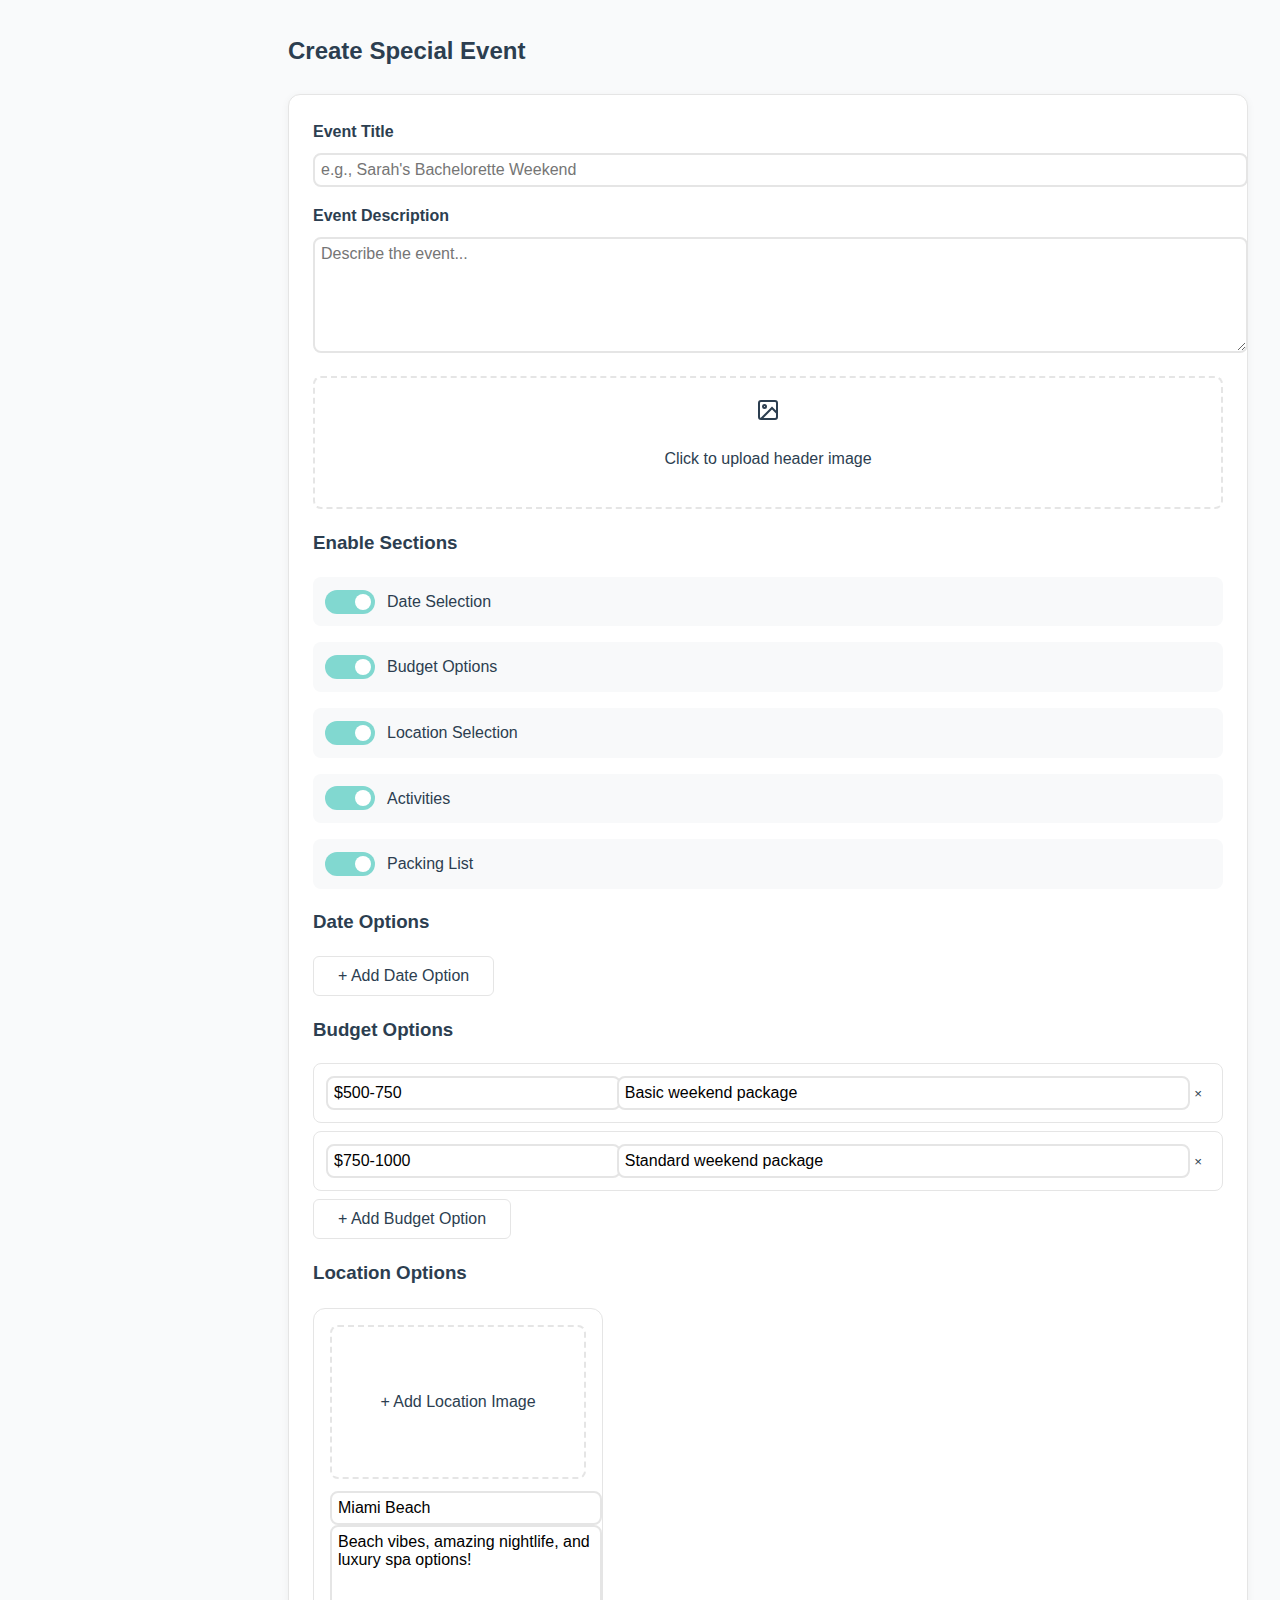
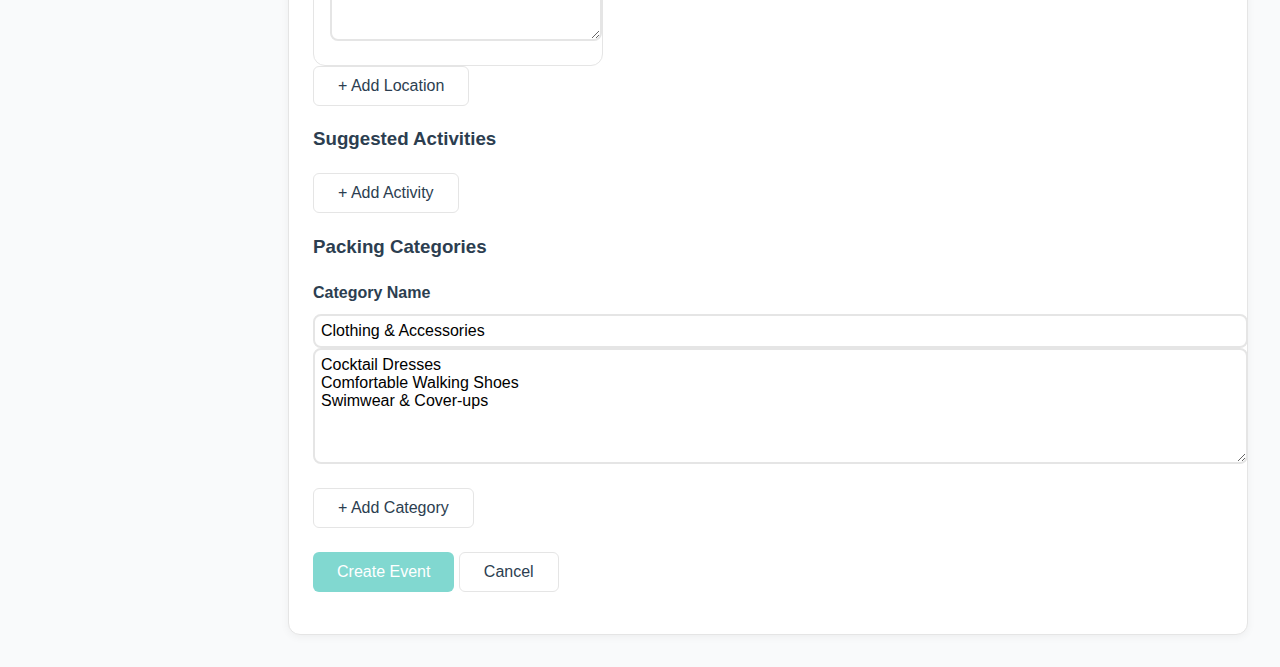
<file: app2_concept.html>
<!DOCTYPE html>
<html lang="en">
<head>
    <meta charset="UTF-8">
    <meta name="viewport" content="width=device-width, initial-scale=1.0">
    <title>Create Event | gathurUP</title>
    <link rel="stylesheet" href="styles.css">
    <style>
        .section-toggle {
            display: flex;
            align-items: center;
            gap: 12px;
            padding: 12px;
            background: #f8f9fa;
            border-radius: 8px;
            margin-bottom: 16px;
        }

        .toggle-switch {
            position: relative;
            display: inline-block;
            width: 50px;
            height: 24px;
        }

        .toggle-switch input {
            opacity: 0;
            width: 0;
            height: 0;
        }

        .toggle-slider {
            position: absolute;
            cursor: pointer;
            top: 0;
            left: 0;
            right: 0;
            bottom: 0;
            background-color: #ccc;
            transition: .4s;
            border-radius: 24px;
        }

        .toggle-slider:before {
            position: absolute;
            content: "";
            height: 16px;
            width: 16px;
            left: 4px;
            bottom: 4px;
            background-color: white;
            transition: .4s;
            border-radius: 50%;
        }

        input:checked + .toggle-slider {
            background-color: var(--tiffany-blue);
        }

        input:checked + .toggle-slider:before {
            transform: translateX(26px);
        }

        .image-upload {
            border: 2px dashed var(--border-color);
            border-radius: 8px;
            padding: 20px;
            text-align: center;
            margin-bottom: 16px;
            cursor: pointer;
            transition: all 0.2s ease;
        }

        .image-upload:hover {
            border-color: var(--tiffany-blue);
            background: rgba(129, 216, 208, 0.1);
        }

        .image-preview {
            max-width: 100%;
            height: 200px;
            object-fit: cover;
            border-radius: 8px;
            margin-top: 12px;
            display: none;
        }

        .location-grid {
            display: grid;
            grid-template-columns: repeat(auto-fill, minmax(250px, 1fr));
            gap: 20px;
            margin-top: 20px;
        }

        .location-item {
            background: white;
            border: 1px solid var(--border-color);
            border-radius: 12px;
            padding: 16px;
        }

        .location-image-upload {
            height: 150px;
            border: 2px dashed var(--border-color);
            border-radius: 8px;
            display: flex;
            align-items: center;
            justify-content: center;
            margin-bottom: 12px;
            cursor: pointer;
        }

        .location-image-preview {
            width: 100%;
            height: 150px;
            object-fit: cover;
            border-radius: 8px;
            display: none;
        }

        .budget-item {
            display: grid;
            grid-template-columns: 1fr 2fr auto;
            gap: 12px;
            align-items: center;
            padding: 12px;
            border: 1px solid var(--border-color);
            border-radius: 8px;
            margin-bottom: 8px;
        }

        .remove-item {
            color: var(--red);
            background: none;
            border: none;
            cursor: pointer;
            padding: 4px 8px;
            border-radius: 4px;
        }

        .remove-item:hover {
            background: rgba(203, 108, 230, 0.1);
        }
    </style>
</head>
<body>
    <div id="mainContainer">
        <!-- Sidebar remains the same -->
        
        <div class="main-content">
            <div class="content-header">
                <h1>Create Special Event</h1>
            </div>

            <div class="content-card">
                <form id="specialEventForm" class="event-form">
                    <!-- Basic Info Section -->
                    <div class="form-group">
                        <label for="eventTitle">Event Title</label>
                        <input type="text" id="eventTitle" name="eventTitle" placeholder="e.g., Sarah's Bachelorette Weekend">
                    </div>

                    <div class="form-group">
                        <label for="eventDescription">Event Description</label>
                        <textarea id="eventDescription" name="eventDescription" placeholder="Describe the event..."></textarea>
                    </div>

                    <div class="image-upload" onclick="document.getElementById('headerImage').click()">
                        <input type="file" id="headerImage" hidden accept="image/*">
                        <svg xmlns="http://www.w3.org/2000/svg" width="24" height="24" viewBox="0 0 24 24" fill="none" stroke="currentColor" stroke-width="2">
                            <rect x="3" y="3" width="18" height="18" rx="2" ry="2"/>
                            <circle cx="8.5" cy="8.5" r="1.5"/>
                            <polyline points="21 15 16 10 5 21"/>
                        </svg>
                        <p>Click to upload header image</p>
                        <img id="headerPreview" class="image-preview">
                    </div>

                    <!-- Section Toggles -->
                    <h3>Enable Sections</h3>
                    
                    <div class="section-toggle">
                        <label class="toggle-switch">
                            <input type="checkbox" checked name="enableDates">
                            <span class="toggle-slider"></span>
                        </label>
                        <span>Date Selection</span>
                    </div>

                    <div class="section-toggle">
                        <label class="toggle-switch">
                            <input type="checkbox" checked name="enableBudget">
                            <span class="toggle-slider"></span>
                        </label>
                        <span>Budget Options</span>
                    </div>

                    <div class="section-toggle">
                        <label class="toggle-switch">
                            <input type="checkbox" checked name="enableLocation">
                            <span class="toggle-slider"></span>
                        </label>
                        <span>Location Selection</span>
                    </div>

                    <div class="section-toggle">
                        <label class="toggle-switch">
                            <input type="checkbox" checked name="enableActivities">
                            <span class="toggle-slider"></span>
                        </label>
                        <span>Activities</span>
                    </div>

                    <div class="section-toggle">
                        <label class="toggle-switch">
                            <input type="checkbox" checked name="enablePacking">
                            <span class="toggle-slider"></span>
                        </label>
                        <span>Packing List</span>
                    </div>

                    <!-- Date Options -->
                    <div id="dateSection" class="form-section">
                        <h3>Date Options</h3>
                        <div id="dateInputs">
                            <!-- Existing date input options -->
                        </div>
                        <button type="button" class="secondary-button" onclick="addDateOption()">+ Add Date Option</button>
                    </div>

                    <!-- Budget Options -->
                    <div id="budgetSection" class="form-section">
                        <h3>Budget Options</h3>
                        <div id="budgetItems">
                            <div class="budget-item">
                                <input type="text" placeholder="Amount range" value="$500-750">
                                <input type="text" placeholder="Description" value="Basic weekend package">
                                <button type="button" class="remove-item">&times;</button>
                            </div>
                            <div class="budget-item">
                                <input type="text" placeholder="Amount range" value="$750-1000">
                                <input type="text" placeholder="Description" value="Standard weekend package">
                                <button type="button" class="remove-item">&times;</button>
                            </div>
                        </div>
                        <button type="button" class="secondary-button" onclick="addBudgetOption()">+ Add Budget Option</button>
                    </div>

                    <!-- Location Options -->
                    <div id="locationSection" class="form-section">
                        <h3>Location Options</h3>
                        <div class="location-grid">
                            <div class="location-item">
                                <div class="location-image-upload" onclick="document.getElementById('location1Image').click()">
                                    <input type="file" id="location1Image" hidden accept="image/*">
                                    <span>+ Add Location Image</span>
                                </div>
                                <img class="location-image-preview">
                                <input type="text" placeholder="Location Name" value="Miami Beach">
                                <textarea placeholder="Location Description">Beach vibes, amazing nightlife, and luxury spa options!</textarea>
                            </div>
                            <!-- More location items -->
                        </div>
                        <button type="button" class="secondary-button" onclick="addLocationOption()">+ Add Location</button>
                    </div>

                    <!-- Activities Section -->
                    <div id="activitiesSection" class="form-section">
                        <h3>Suggested Activities</h3>
                        <div id="activityItems">
                            <!-- Activity items -->
                        </div>
                        <button type="button" class="secondary-button" onclick="addActivityOption()">+ Add Activity</button>
                    </div>

                    <!-- Packing Categories -->
                    <div id="packingSection" class="form-section">
                        <h3>Packing Categories</h3>
                        <div id="packingCategories">
                            <div class="form-group">
                                <label>Category Name</label>
                                <input type="text" value="Clothing & Accessories">
                                <textarea placeholder="Default suggestions...">Cocktail Dresses&#10;Comfortable Walking Shoes&#10;Swimwear & Cover-ups</textarea>
                            </div>
                        </div>
                        <button type="button" class="secondary-button" onclick="addPackingCategory()">+ Add Category</button>
                    </div>

                    <div class="form-group" style="margin-top: 24px;">
                        <button type="submit" class="primary-button">Create Event</button>
                        <button type="button" class="secondary-button">Cancel</button>
                    </div>
                </form>
            </div>
        </div>
    </div>

    <script>
        // Image upload preview
        document.getElementById('headerImage').addEventListener('change', function(e) {
            const preview = document.getElementById('headerPreview');
            const file = e.target.files[0];
            if (file) {
                const reader = new FileReader();
                reader.onload = function(e) {
                    preview.src = e.target.result;
                    preview.style.display = 'block';
                }
                reader.readAsDataURL(file);
            }
        });

        // Toggle section visibility based on checkboxes
        document.querySelectorAll('.section-toggle input').forEach(toggle => {
            toggle.addEventListener('change', function() {
                const section = this.name.replace('enable', '');
                const sectionDiv = document.getElementById(section.toLowerCase() + 'Section');
                if (sectionDiv) {
                    sectionDiv.style.display = this.checked ? 'block' : 'none';
                }
            });
        });

        // Add form submission handler
        document.getElementById('specialEventForm').addEventListener('submit', async function(e) {
            e.preventDefault();
            // Add your form submission logic here
            // This should integrate with your existing Firebase setup
        });
    </script>
</body>
</html>
</file>
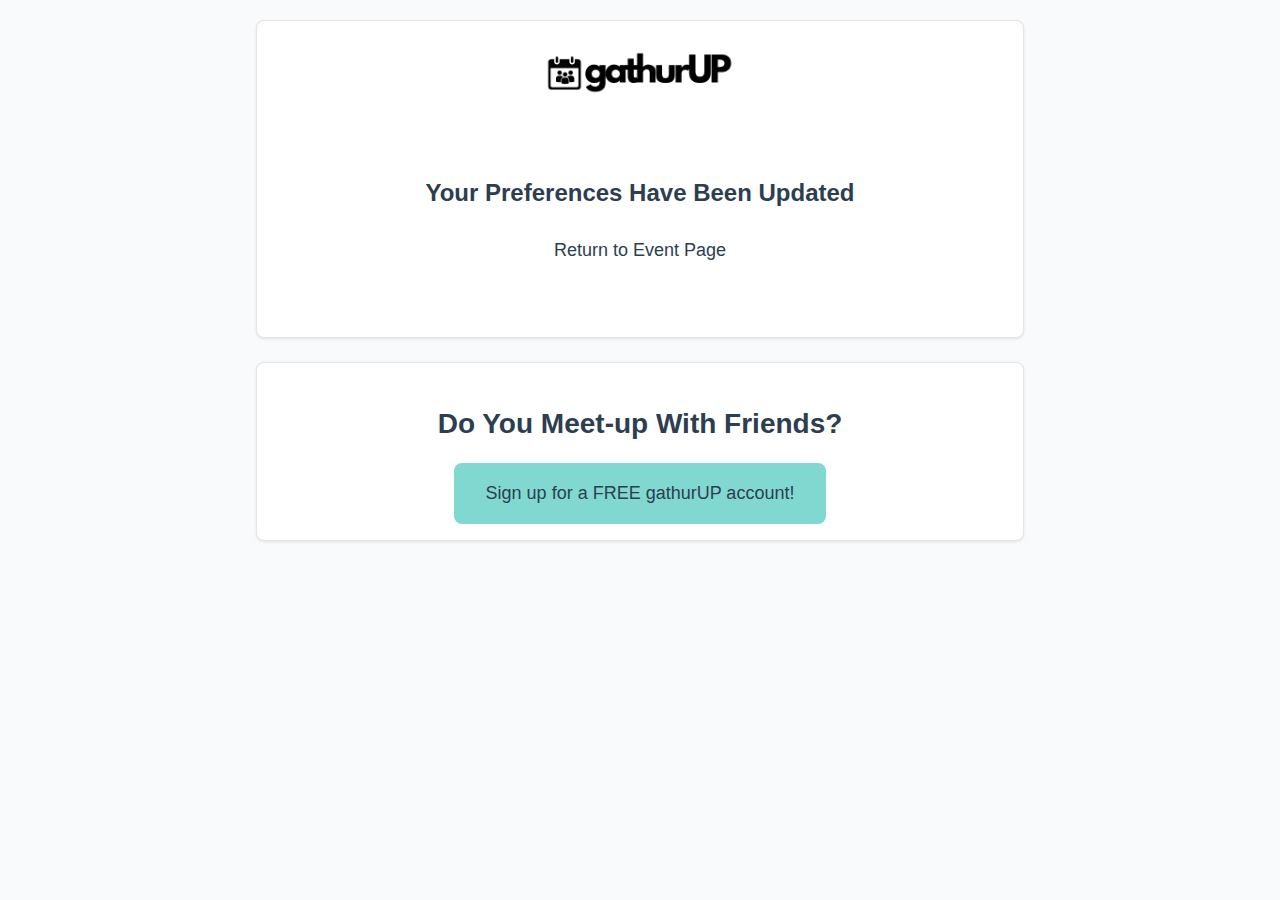
<file: confirmation.html>
<!DOCTYPE html>
<html lang="en">
<head>
    <meta charset="UTF-8">
    <meta name="viewport" content="width=device-width, initial-scale=1.0">
    <title>gathurUP - Date Confirmation</title>
    <link rel="icon" href="favicon.ico" type="image/x-icon">
    <link rel="stylesheet" href="styles_event.css">
     <!-- SEO Meta Tags -->
     <meta name="description" content="gathurUP helps you get friends together easily by finding the best dates for everyone. No more endless text threads or confusing email chains.">
     <meta name="keywords" content="gathurUP, event planning, group scheduling, find dates, get together, friends, social planning">
     <meta name="author" content="Tiffanie and David Lewis">
     <head>
   <!-- Open Graph Title -->
   <meta property="og:title" content="gathurUP - For Getting Friends Together Easily" />
 
   <!-- Open Graph Description -->
   <meta property="og:description" content="gathurUP helps you get friends together easily by finding the best dates for everyone. No more endless text threads or confusing email chains." />
 
   <!-- Open Graph URL -->
   <meta property="og:url" content="https://www.gathurup.com" />
 
   <!-- Open Graph Image -->
   <meta property="og:image" content="https://www.gathurup.com/gathurUP_teal_1200.png" />
   <meta property="og:image:width" content="1200" />
   <meta property="og:image:height" content="1200" />
   
</head>
<body>
    <div class="max-w-3xl">
        <div class="header-card">
            <div class="logo-container">
                <img src="gathurUP.png" alt="gatherUP Logo">
            </div>
            <div class="confirmation-content">
                <h2>Your Preferences Have Been Updated</h2>
                <p><a id="updatePreferencesLink">Return to Event Page</a></p>
            </div>
        </div>

        <div class="cta-card">
            <h2>Do You Meet-up With Friends?</h2>

            <div class="cta-button-container">
                <a href="index.html" class="submit-button">Sign up for a FREE gathurUP account!</a>
            </div>
        </div>
    </div>
    <script>
        document.addEventListener('DOMContentLoaded', () => {
            const urlParams = new URLSearchParams(window.location.search);
            const eventId = urlParams.get('event');
            const userId = urlParams.get('user');
            const name = urlParams.get('name');
            const updateLink = document.getElementById('updatePreferencesLink');
            updateLink.href = `event.html?event=${eventId}&user=${userId}&name=${name}`;
        });
    </script>
</body>
</html>
</file>
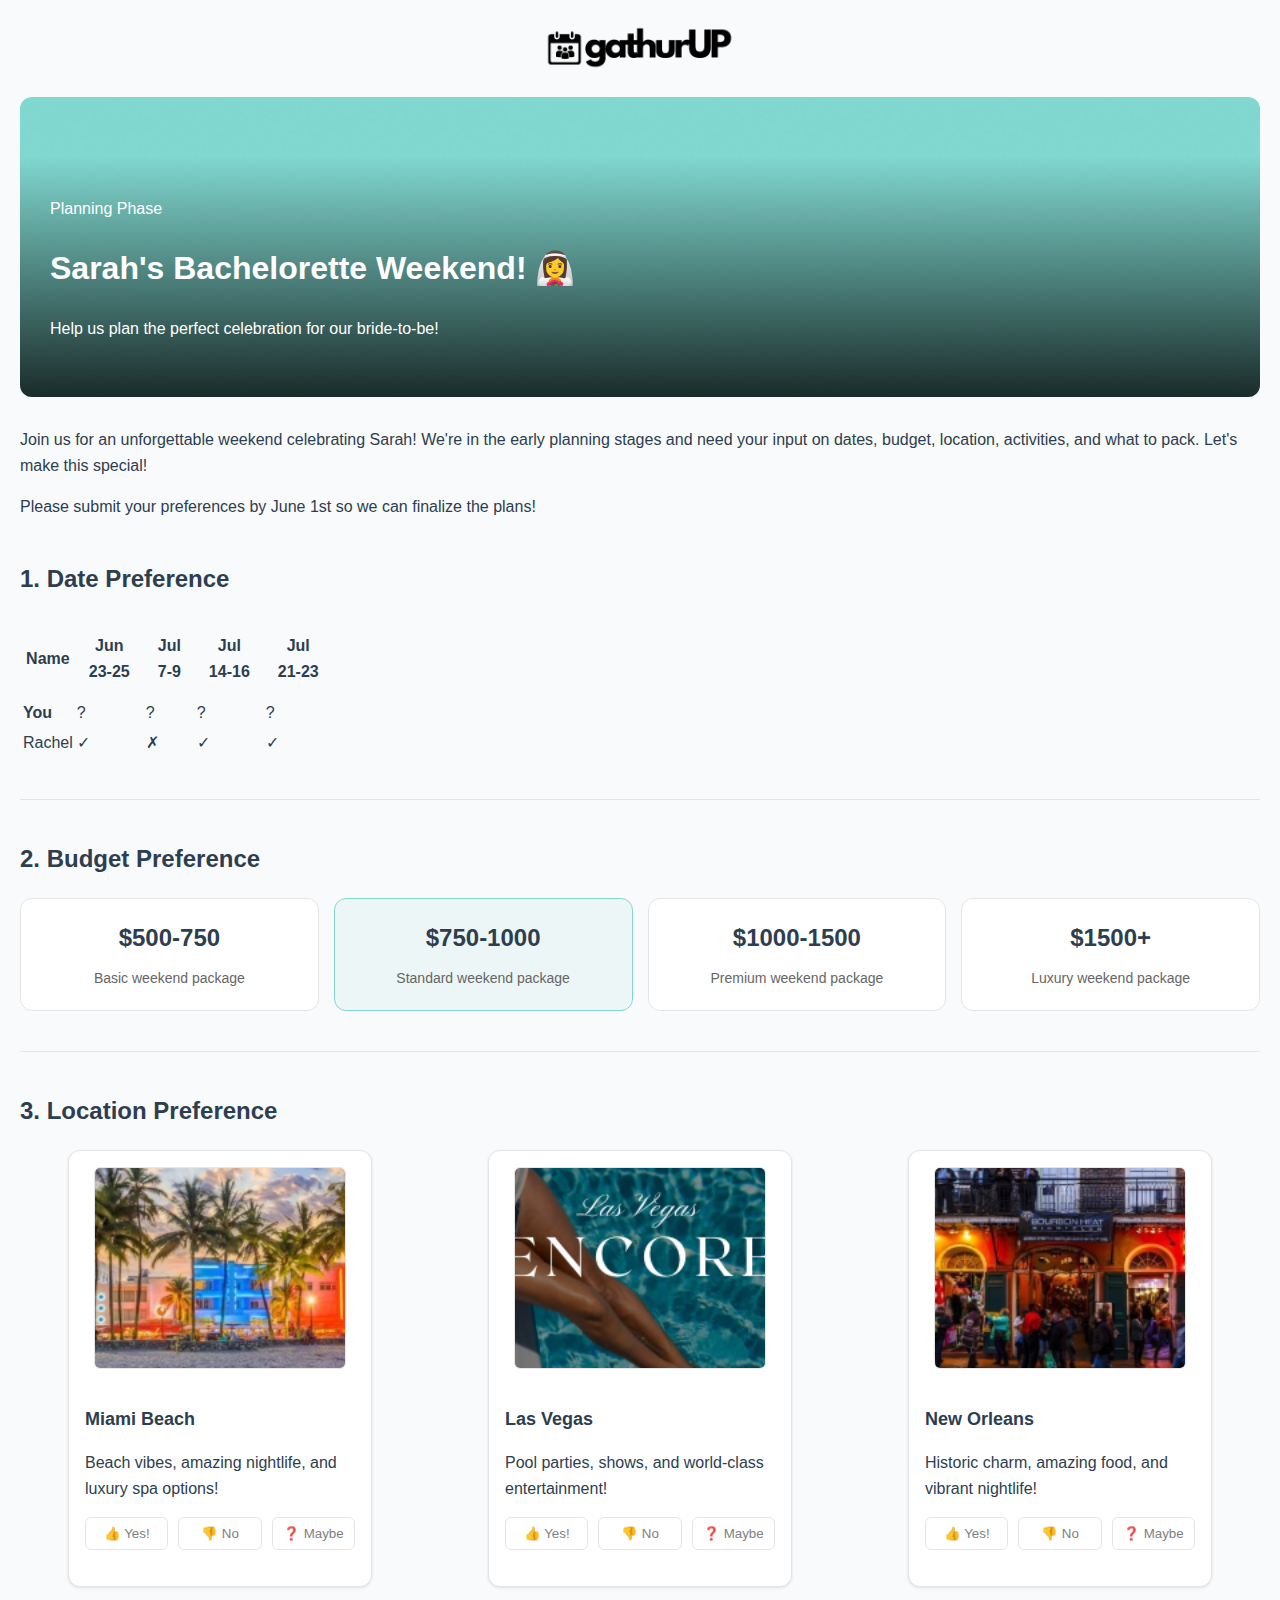
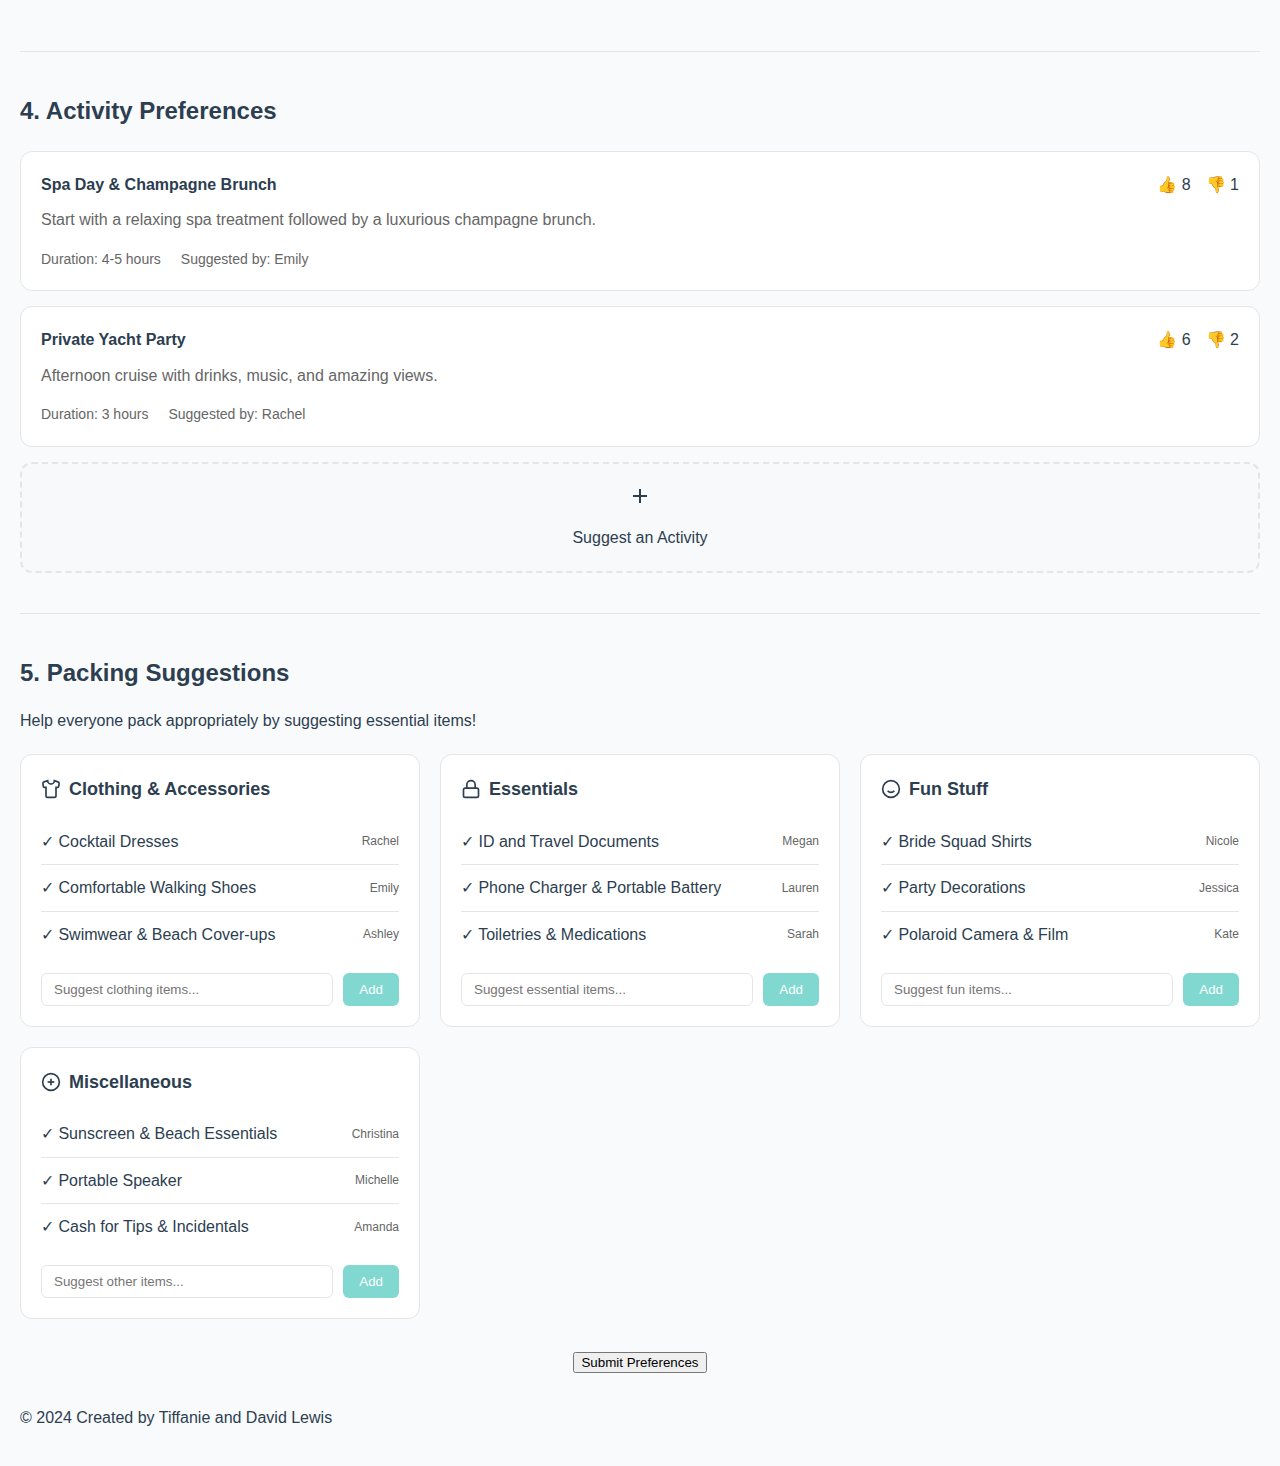
<file: event_concept.html>
<!DOCTYPE html>
<html lang="en">
<head>
    <meta charset="UTF-8">
    <meta name="viewport" content="width=device-width, initial-scale=1.0">
    <title>Sarah's Bachelorette Weekend! | gathurUP</title>
    <link rel="stylesheet" href="styles_event.css">
    <style>
        .event-header {
            position: relative;
            width: 100%;
            height: 300px;
            border-radius: 12px;
            overflow: hidden;
            margin-bottom: 30px;
        }

        .event-header img {
            width: 100%;
            height: 100%;
            object-fit: cover;
        }

        .event-header-overlay {
            position: absolute;
            bottom: 0;
            left: 0;
            right: 0;
            padding: 40px 30px;
            background: linear-gradient(transparent, rgba(0,0,0,0.8));
            color: white;
        }

        .section-header {
            margin: 40px 0 20px 0;
        }

        .section-title {
            font-size: 24px;
            color: var(--subhead-color);
            margin-bottom: 10px;
        }

        .location-options {
            display: grid;
            grid-template-columns: repeat(auto-fit, minmax(250px, 1fr));
            gap: 20px;
            margin-top: 20px;
        }

        .location-card {
            background: white;
            border: 1px solid var(--border-color);
            border-radius: 12px;
            overflow: hidden;
            transition: all 0.2s ease;
        }

        .location-image {
            width: 100%;
            height: 200px;
            object-fit: cover;
        }

        .location-details {
            padding: 20px;
        }

        .location-title {
            font-size: 18px;
            margin: 0 0 10px 0;
            color: var(--subhead-color);
        }

        .vote-buttons {
            display: flex;
            gap: 10px;
            margin-top: 15px;
        }

        .vote-button {
            flex: 1;
            padding: 8px;
            border: 1px solid var(--border-color);
            border-radius: 6px;
            background: white;
            cursor: pointer;
            transition: all 0.2s ease;
        }

        .vote-button:hover {
            background: rgba(129, 216, 208, 0.1);
            border-color: var(--tiffany-blue);
        }

        .budget-options {
            display: grid;
            grid-template-columns: repeat(auto-fit, minmax(200px, 1fr));
            gap: 15px;
            margin-top: 20px;
        }

        .budget-card {
            background: white;
            border: 1px solid var(--border-color);
            border-radius: 12px;
            padding: 20px;
            text-align: center;
            cursor: pointer;
            transition: all 0.2s ease;
        }

        .budget-card:hover {
            border-color: var(--tiffany-blue);
            transform: translateY(-2px);
        }

        .budget-card.selected {
            background: rgba(129, 216, 208, 0.1);
            border-color: var(--tiffany-blue);
        }

        .budget-amount {
            font-size: 24px;
            font-weight: 600;
            color: var(--subhead-color);
            margin-bottom: 10px;
        }

        .budget-description {
            font-size: 14px;
            color: #666;
        }

        .activity-list {
            margin-top: 20px;
        }

        .activity-item {
            background: white;
            border: 1px solid var(--border-color);
            border-radius: 12px;
            padding: 20px;
            margin-bottom: 15px;
        }

        .activity-header {
            display: flex;
            justify-content: space-between;
            align-items: center;
            margin-bottom: 10px;
        }

        .activity-title {
            font-weight: 600;
            color: var(--subhead-color);
        }

        .activity-votes {
            display: flex;
            gap: 15px;
        }

        .activity-description {
            color: #666;
            margin-bottom: 15px;
        }

        .activity-meta {
            display: flex;
            gap: 20px;
            font-size: 14px;
            color: #666;
        }

        .suggest-activity {
            background: #f8f9fa;
            border: 2px dashed var(--border-color);
            border-radius: 12px;
            padding: 20px;
            text-align: center;
            cursor: pointer;
            transition: all 0.2s ease;
        }

        .suggest-activity:hover {
            border-color: var(--tiffany-blue);
        }

        /* Packing list styles */
        .packing-section {
            margin-top: 40px;
        }

        .packing-categories {
            display: grid;
            grid-template-columns: repeat(auto-fit, minmax(300px, 1fr));
            gap: 20px;
            margin-top: 20px;
        }

        .packing-category {
            background: white;
            border: 1px solid var(--border-color);
            border-radius: 12px;
            padding: 20px;
        }

        .category-title {
            font-size: 18px;
            font-weight: 600;
            color: var(--subhead-color);
            margin-bottom: 15px;
            display: flex;
            align-items: center;
            gap: 8px;
        }

        .packing-list {
            list-style: none;
            padding: 0;
            margin: 0;
        }

        .packing-item {
            display: flex;
            align-items: center;
            justify-content: space-between;
            padding: 10px 0;
            border-bottom: 1px solid var(--border-color);
        }

        .packing-item:last-child {
            border-bottom: none;
        }

        .item-suggested-by {
            font-size: 12px;
            color: #666;
        }

        .add-item-form {
            margin-top: 15px;
            display: flex;
            gap: 10px;
        }

        .add-item-form input {
            flex: 1;
            padding: 8px 12px;
            border: 1px solid var(--border-color);
            border-radius: 6px;
        }

        .add-item-button {
            padding: 8px 16px;
            background: var(--tiffany-blue);
            color: white;
            border: none;
            border-radius: 6px;
            cursor: pointer;
        }

        .section-divider {
            margin: 40px 0;
            border-top: 1px solid var(--border-color);
        }

        @media (max-width: 768px) {
            .event-header {
                height: 200px;
            }

            .budget-options {
                grid-template-columns: 1fr;
            }

            .activity-header {
                flex-direction: column;
                align-items: flex-start;
                gap: 10px;
            }

            .packing-categories {
                grid-template-columns: 1fr;
            }
        }
    </style>
</head>
<body>
    <div class="header-container">
        <div class="logo-container">
            <a href="https://gathurup.com/app.html">
                <img src="gathurUP.png" alt="gathurUP Logo">
            </a>
        </div>
    </div>

    <div class="event-header">
        <img src="tiffany_header.png" alt="Bachelorette Weekend">
        <div class="event-header-overlay">
            <span class="status-badge">Planning Phase</span>
            <h1>Sarah's Bachelorette Weekend! 👰‍♀️</h1>
            <p>Help us plan the perfect celebration for our bride-to-be!</p>
        </div>
    </div>

    <div class="event-details">
        <div class="description-section">
            <p>Join us for an unforgettable weekend celebrating Sarah! We're in the early planning stages and need your input on dates, budget, location, activities, and what to pack. Let's make this special!</p>
        </div>

        <div class="deadline-notice">
            Please submit your preferences by June 1st so we can finalize the plans!
        </div>

        <!-- 1. Date Selection Section -->
        <div class="section-header">
            <h2 class="section-title">1. Date Preference</h2>
        </div>
        <div class="voting-table">
            <table class="voting-table">
                <thead>
                    <tr>
                        <th>Name</th>
                        <th>
                            <div class="date-header">
                                Jun<br>23-25
                            </div>
                        </th>
                        <th>
                            <div class="date-header">
                                Jul<br>7-9
                            </div>
                        </th>
                        <th>
                            <div class="date-header">
                                Jul<br>14-16
                            </div>
                        </th>
                        <th>
                            <div class="date-header">
                                Jul<br>21-23
                            </div>
                        </th>
                    </tr>
                </thead>
                <tbody>
                    <tr class="current-voter">
                        <td><strong>You</strong></td>
                        <td class="vote-pending">?</td>
                        <td class="vote-pending">?</td>
                        <td class="vote-pending">?</td>
                        <td class="vote-pending">?</td>
                    </tr>
                    <tr>
                        <td>Rachel</td>
                        <td class="vote-yes">✓</td>
                        <td class="vote-no">✗</td>
                        <td class="vote-yes">✓</td>
                        <td class="vote-yes">✓</td>
                    </tr>
                </tbody>
            </table>
        </div>

        <div class="section-divider"></div>

        <!-- 2. Budget Section -->
        <div class="section-header">
            <h2 class="section-title">2. Budget Preference</h2>
        </div>
        <div class="budget-options">
            <div class="budget-card">
                <div class="budget-amount">$500-750</div>
                <div class="budget-description">Basic weekend package</div>
            </div>
            <div class="budget-card selected">
                <div class="budget-amount">$750-1000</div>
                <div class="budget-description">Standard weekend package</div>
            </div>
            <div class="budget-card">
                <div class="budget-amount">$1000-1500</div>
                <div class="budget-description">Premium weekend package</div>
            </div>
            <div class="budget-card">
                <div class="budget-amount">$1500+</div>
                <div class="budget-description">Luxury weekend package</div>
            </div>
        </div>

        <div class="section-divider"></div>

        <!-- 3. Location Section -->
        <div class="section-header">
            <h2 class="section-title">3. Location Preference</h2>
        </div>
        <div class="location-options">
            <div class="location-card">
                <img src="Miami.png" alt="Miami Beach" class="location-image">
                <div class="location-details">
                    <h3 class="location-title">Miami Beach</h3>
                    <p>Beach vibes, amazing nightlife, and luxury spa options!</p>
                    <div class="vote-buttons">
                        <button class="vote-button">👍 Yes!</button>
                        <button class="vote-button">👎 No</button>
                        <button class="vote-button">❓ Maybe</button>
                    </div>
                </div>
            </div>

            <div class="location-card">
                <img src="vegas.png" alt="Las Vegas" class="location-image">
                <div class="location-details">
                    <h3 class="location-title">Las Vegas</h3>
                    <p>Pool parties, shows, and world-class entertainment!</p>
                    <div class="vote-buttons">
                        <button class="vote-button">👍 Yes!</button>
                        <button class="vote-button">👎 No</button>
                        <button class="vote-button">❓ Maybe</button>
                    </div>
                </div>
            </div>

            <div class="location-card">
                <img src="NewOrleans.png" alt="New Orleans" class="location-image">
                <div class="location-details">
                    <h3 class="location-title">New Orleans</h3>
                    <p>Historic charm, amazing food, and vibrant nightlife!</p>
                    <div class="vote-buttons">
                        <button class="vote-button">👍 Yes!</button>
                        <button class="vote-button">👎 No</button>
                        <button class="vote-button">❓ Maybe</button>
                    </div>
                </div>
            </div>
        </div>

        <div class="section-divider"></div>

        <!-- 4. Activities Section -->
        <div class="section-header">
            <h2 class="section-title">4. Activity Preferences</h2>
        </div>
        <div class="activity-list">
            <div class="activity-item">
                <div class="activity-header">
                    <div class="activity-title">Spa Day & Champagne Brunch</div>
                    <div class="activity-votes">
                        <div class="vote-count">👍 8</div>
                        <div class="vote-count">👎 1</div>
                    </div>
                </div>
                <div class="activity-description">
                    Start with a relaxing spa treatment followed by a luxurious champagne brunch.
                </div>
                <div class="activity-meta">
                    <span>Duration: 4-5 hours</span>
                    <span>Suggested by: Emily</span>
                </div>
            </div>

            <div class="activity-item">
                <div class="activity-header">
                    <div class="activity-title">Private Yacht Party</div>
                    <div class="activity-votes">
                        <div class="vote-count">👍 6</div>
                        <div class="vote-count">👎 2</div>
                    </div>
                </div>
                <div class="activity-description">
                    Afternoon cruise with drinks, music, and amazing views.
                </div>
                <div class="activity-meta">
                    <span>Duration: 3 hours</span>
                    <span>Suggested by: Rachel</span>
                </div>
            </div>

            <div class="suggest-activity">
                <div style="margin-bottom: 10px;">
                    <svg width="24" height="24" viewBox="0 0 24 24" fill="none" stroke="currentColor" stroke-width="2">
                        <line x1="12" y1="5" x2="12" y2="19"></line>
                        <line x1="5" y1="12" x2="19" y2="12"></line>
                    </svg>
                </div>
                <div>Suggest an Activity</div>
            </div>
        </div>

        <div class="section-divider"></div>

        <!-- 5. Packing Section -->
        <div class="packing-section">
            <div class="section-header">
                <h2 class="section-title">5. Packing Suggestions</h2>
                <p>Help everyone pack appropriately by suggesting essential items!</p>
            </div>
            
            <div class="packing-categories">
                <div class="packing-category">
                    <div class="category-title">
                        <svg xmlns="http://www.w3.org/2000/svg" width="20" height="20" viewBox="0 0 24 24" fill="none" stroke="currentColor" stroke-width="2">
                            <path d="M20.38 3.46L16 2a4 4 0 01-8 0L3.62 3.46a2 2 0 00-1.34 2.23l.58 3.47a1 1 0 00.99.84H6v10c0 1.1.9 2 2 2h8a2 2 0 002-2V10h2.15a1 1 0 00.99-.84l.58-3.47a2 2 0 00-1.34-2.23z"/>
                        </svg>
                        Clothing & Accessories
                    </div>
                    <ul class="packing-list">
                        <li class="packing-item">
                            <span>✓ Cocktail Dresses</span>
                            <span class="item-suggested-by">Rachel</span>
                        </li>
                        <li class="packing-item">
                            <span>✓ Comfortable Walking Shoes</span>
                            <span class="item-suggested-by">Emily</span>
                        </li>
                        <li class="packing-item">
                            <span>✓ Swimwear & Beach Cover-ups</span>
                            <span class="item-suggested-by">Ashley</span>
                        </li>
                    </ul>
                    <div class="add-item-form">
                        <input type="text" placeholder="Suggest clothing items...">
                        <button class="add-item-button">Add</button>
                    </div>
                </div>

                <div class="packing-category">
                    <div class="category-title">
                        <svg xmlns="http://www.w3.org/2000/svg" width="20" height="20" viewBox="0 0 24 24" fill="none" stroke="currentColor" stroke-width="2">
                            <rect x="3" y="11" width="18" height="11" rx="2" ry="2"/>
                            <path d="M7 11V7a5 5 0 0 1 10 0v4"/>
                        </svg>
                        Essentials
                    </div>
                    <ul class="packing-list">
                        <li class="packing-item">
                            <span>✓ ID and Travel Documents</span>
                            <span class="item-suggested-by">Megan</span>
                        </li>
                        <li class="packing-item">
                            <span>✓ Phone Charger & Portable Battery</span>
                            <span class="item-suggested-by">Lauren</span>
                        </li>
                        <li class="packing-item">
                            <span>✓ Toiletries & Medications</span>
                            <span class="item-suggested-by">Sarah</span>
                        </li>
                    </ul>
                    <div class="add-item-form">
                        <input type="text" placeholder="Suggest essential items...">
                        <button class="add-item-button">Add</button>
                    </div>
                </div>

                <div class="packing-category">
                    <div class="category-title">
                        <svg xmlns="http://www.w3.org/2000/svg" width="20" height="20" viewBox="0 0 24 24" fill="none" stroke="currentColor" stroke-width="2">
                            <circle cx="12" cy="12" r="10"/>
                            <path d="M8 14s1.5 2 4 2 4-2 4-2"/>
                            <line x1="9" y1="9" x2="9.01" y2="9"/>
                            <line x1="15" y1="9" x2="15.01" y2="9"/>
                        </svg>
                        Fun Stuff
                    </div>
                    <ul class="packing-list">
                        <li class="packing-item">
                            <span>✓ Bride Squad Shirts</span>
                            <span class="item-suggested-by">Nicole</span>
                        </li>
                        <li class="packing-item">
                            <span>✓ Party Decorations</span>
                            <span class="item-suggested-by">Jessica</span>
                        </li>
                        <li class="packing-item">
                            <span>✓ Polaroid Camera & Film</span>
                            <span class="item-suggested-by">Kate</span>
                        </li>
                    </ul>
                    <div class="add-item-form">
                        <input type="text" placeholder="Suggest fun items...">
                        <button class="add-item-button">Add</button>
                    </div>
                </div>

                <div class="packing-category">
                    <div class="category-title">
                        <svg xmlns="http://www.w3.org/2000/svg" width="20" height="20" viewBox="0 0 24 24" fill="none" stroke="currentColor" stroke-width="2">
                            <circle cx="12" cy="12" r="10"/>
                            <line x1="12" y1="8" x2="12" y2="16"/>
                            <line x1="8" y1="12" x2="16" y2="12"/>
                        </svg>
                        Miscellaneous
                    </div>
                    <ul class="packing-list">
                        <li class="packing-item">
                            <span>✓ Sunscreen & Beach Essentials</span>
                            <span class="item-suggested-by">Christina</span>
                        </li>
                        <li class="packing-item">
                            <span>✓ Portable Speaker</span>
                            <span class="item-suggested-by">Michelle</span>
                        </li>
                        <li class="packing-item">
                            <span>✓ Cash for Tips & Incidentals</span>
                            <span class="item-suggested-by">Amanda</span>
                        </li>
                    </ul>
                    <div class="add-item-form">
                        <input type="text" placeholder="Suggest other items...">
                        <button class="add-item-button">Add</button>
                    </div>
                </div>
            </div>
        </div>
    </div>

    <div style="text-align: center; margin: 30px 0;">
        <button class="submit-btn">Submit Preferences</button>
    </div>

    <div>
        <p>&copy; 2024 Created by Tiffanie and David Lewis</p>
    </div>

    <script>
        // Add click handlers for budget cards
        document.querySelectorAll('.budget-card').forEach(card => {
            card.addEventListener('click', () => {
                document.querySelectorAll('.budget-card').forEach(c => c.classList.remove('selected'));
                card.classList.add('selected');
            });
        });

        // Add click handlers for adding packing items
        document.querySelectorAll('.add-item-form').forEach(form => {
            form.addEventListener('submit', (e) => {
                e.preventDefault();
                const input = form.querySelector('input');
                const list = form.parentElement.querySelector('.packing-list');
                if (input.value.trim()) {
                    const li = document.createElement('li');
                    li.className = 'packing-item';
                    li.innerHTML = `
                        <span>✓ ${input.value}</span>
                        <span class="item-suggested-by">You</span>
                    `;
                    list.appendChild(li);
                    input.value = '';
                }
            });
        });

        // Prevent form submission from refreshing page
        document.querySelectorAll('.add-item-form').forEach(form => {
            form.addEventListener('submit', (e) => e.preventDefault());
        });
    </script>
</body>
</html>
</file>
<file: styles.css>
:root {
    --tiffany-blue: #81D8D0;
    --header-bg: #000000;
    --green: #6CE6CB;
    --gray: #868686;
    --yellow: #FFC87E;
    --primary: var(--header-bg);
    --border-color: #E5E5E5;
    --subhead-color: #2C3E50;
    --bg-color: #F9FAFB;
}

/* Base Styles */
body {
    font-family: -apple-system, BlinkMacSystemFont, "Segoe UI", Roboto, sans-serif;
    margin: 0;
    padding: 0;
    background: var(--bg-color);
    color: #2C3E50;
    line-height: 1.6;
}

/* Layout */
#mainContainer {
    display: flex;
    min-height: 100vh;
}

/* Sidebar */
.sidebar {
    width: 256px;
    height: 100vh;
    position: fixed;
    left: 0;
    top: 0;
    background: white;
    border-right: 1px solid var(--border-color);
    display: flex;
    flex-direction: column;
    z-index: 100;
    transition: transform 0.3s ease;
}

.sidebar-header {
    height: 80px;
    padding: 24px;
    border-bottom: 1px solid var(--border-color);
    display: flex;
    align-items: center;
}

.logo-container {
    display: flex;
    flex-direction: column;
    align-items: flex-end;
}

.logo-container img {
    max-width: 187.5px;  /* Increased from 150px by 25% */
    height: auto;
}

.logo-tagline {
    font-size: 12px;
    color: var(--subhead-color);
    margin-top: 4px;
}

.user-profile {
    padding: 16px 24px;
    border-bottom: 1px solid var(--border-color);
    display: flex;
    flex-direction: column;
    gap: 8px;
}
.user-profile-header {
    display: flex;
    align-items: center;
    justify-content: space-between;
    gap: 8px;
}

.settings-button {
    background: none;
    border: none;
    padding: 4px;
    color: var(--subhead-color);
    cursor: pointer;
    display: flex;
    align-items: center;
    justify-content: center;
    border-radius: 4px;
}

.settings-button:hover {
    background: rgba(0, 0, 0, 0.05);
    color: var(--tiffany-blue);
}
#userName {
    font-weight: 500;
    color: var(--subhead-color);
}

.user-name-container {
    display: flex;
    flex-direction: column;
}

.user-greeting {
    font-size: 12px;
    color: var(--subhead-color);
    margin-bottom: 2px;
}

/* Remove old logout button styles */
.logout-btn {
    display: none;
}

.sidebar-nav {
    padding: 16px 0;
    display: flex;
    flex-direction: column;
}

.tab-button {
    height: 48px;
    padding: 0 24px;
    display: flex;
    align-items: center;
    gap: 12px;
    background: none;
    border: none;
    cursor: pointer;
    color: var(--subhead-color);
    font-size: 16px;
    font-weight: 500;
    text-align: left;
    transition: all 0.2s ease;
}

.tab-button:hover {
    background: rgba(129, 216, 208, 0.1);
}

.tab-button.active {
    color: var(--tiffany-blue);
    background: rgba(129, 216, 208, 0.1);
}

.tab-button svg {
    width: 20px;
    height: 20px;
    stroke: currentColor;
    stroke-width: 2;
    stroke-linecap: round;
    stroke-linejoin: round;
    flex-shrink: 0;
}

/* Main Content Area */
.main-content {
    flex: 1;
    margin-left: 256px;
    padding: 32px;
    max-width: 1280px;
}

.content-header {
    margin-bottom: 24px;
}

.content-header h1 {
    font-size: 24px;
    color: var(--subhead-color);
    margin: 0;
}

.content-card {
    background: white;
    border-radius: 12px;
    padding: 24px;
    box-shadow: 0 2px 8px rgba(0,0,0,0.05);
    border: 1px solid var(--border-color);
}
/* Define a class for setting a maximum width */
.max-width-200 {
    max-width: 200px; /* Set a maximum width */
    width: 100%; /* Ensure it takes full width up to the max-width */
    box-sizing: border-box; /* Include padding and border in the element's total width and height */
}
/* Form Elements */
.form-group {
    display: block;
    margin-bottom: 1rem;
}
.form-group label {
    display: block;
    margin-bottom: 0.5rem;
    font-weight: bold;
}

.form-group input[type="text"],
.form-group textarea {
    padding-right: 15px; /* Adjust the value as needed */
}
.add-person-form {
    display: flex;
    gap: 8px;
    margin-bottom: 24px;
}

.add-person-form input[type="text"] {
    max-width: 300px;
}

.add-person-form .primary-button {
    padding: 8px;
    width: 40px;
    height: 40px;
    display: flex;
    align-items: center;
    justify-content: center;
}

input[type="text"],
input[type="email"],
input[type="password"],
input[type="date"],
select,
textarea {
    width: 100%;
    padding: 6px;
    border: 2px solid var(--border-color);
    border-radius: 8px;
    font-size: 16px;
    font-family: inherit;
    background: white;
}

input:focus,
select:focus,
textarea:focus {
    outline: none;
    border-color: var(--tiffany-blue);
}

textarea {
    min-height: 100px;
    resize: vertical;
}

/* Buttons */
.primary-button {
    font-size: 16px;
    height: 40px;
    padding: 8px 24px;
    background: var(--tiffany-blue);
    color: white;
    border: none;
    border-radius: 6px;
    font-weight: 500;
    cursor: pointer;
    transition: all 0.2s ease;
    margin-bottom: 2px; /* Puts space below buttons */
    width: auto; /* Ensure buttons do not take full width */
}

.primary-button:hover {
    background: #6BC0B8;
}

/* Handles "Add Option" button */
.add-date-button {
    font-size: 16px; /* Adjust the font size as needed */
    max-width: 200px; /* Set a maximum width */
    width: 100%; /* Ensure it takes full width up to the max-width */
    box-sizing: border-box; /* Include padding and border in the element's total width and height */
}

/* Handles "Add Location" button */
.primary-button.add-location-button {
    font-size: 16px; /* Adjust the font size as needed */
    max-width: 200px; /* Set a maximum width */
    width: 100%; /* Ensure it takes full width up to the max-width */
    box-sizing: border-box; /* Include padding and border in the element's total width and height */
}
.secondary-button {
    font-size: 16px;
    height: 40px;
    padding: 8px 24px;
    background: white;
    color: var(--subhead-color);
    border: 1px solid var(--border-color);
    border-radius: 6px;
    font-weight: 500;
    cursor: pointer;
    transition: all 0.2s ease;
}

.secondary-button:hover {
    background: #f8f9fa;
}

/* Add padding below the "Add Location" button */
#addLocationBtn {
    margin-bottom: 5px; /* Adjust the value as needed */
}

/* Adjust padding for the "Add Date" button */
#addSpecificDateBtn,
#addDateBtn {
    padding-left: 8px; /* Adjust the value as needed */
}

/* Event Type Selection */
.event-type {
    margin: 24px 0;
    padding-bottom: 16px;
    border-bottom: 1px solid var(--border-color);
}

.radio-label {
    margin-right: 24px;
    display: inline-flex;
    align-items: center;
    gap: 8px;
    cursor: pointer;
}

/* Login Styles */
.login-container {
    display: flex;
    justify-content: center;
    align-items: center;
    min-height: 100vh;
    padding: 20px;
    background: var(--bg-color);
}

.login-form {
    background: white;
    padding: 32px;
    border-radius: 12px;
    box-shadow: 0 4px 24px rgba(0,0,0,0.1);
    width: 100%;
    max-width: 400px;
}

.login-form h2 {
    margin-bottom: 24px;
    color: var(--subhead-color);
    text-align: center;
}

.login-form input {
    margin-bottom: 16px;
}

.google-btn {
    width: 100%;
    height: 40px;
    display: flex;
    align-items: center;
    justify-content: center;
    gap: 8px;
    background: white;
    border: 1px solid var(--border-color);
    border-radius: 6px;
    color: var(--subhead-color);
    font-weight: 500;
    cursor: pointer;
    transition: all 0.2s ease;
}

.google-btn:hover {
    background: #f8f9fa;
}

.auth-separator {
    display: flex;
    align-items: center;
    margin: 24px 0;
    color: #666;
}

.auth-separator::before,
.auth-separator::after {
    content: '';
    flex: 1;
    border-bottom: 1px solid var(--border-color);
}

.auth-separator span {
    padding: 0 16px;
}

.signup-text {
    text-align: center;
    margin-top: 24px;
    color: #666;
}

.link-button {
    background: none;
    border: none;
    color: var(--tiffany-blue);
    cursor: pointer;
    padding: 0;
    font: inherit;
}

/* Events List Styles */
.events-list-container {
    background: white;
    border-radius: 12px;
    box-shadow: 0 2px 8px rgba(0,0,0,0.05);
    border: 1px solid var(--border-color);
}

.events-table-header {
    display: grid;
    grid-template-columns: minmax(200px, 2fr) minmax(200px, 2fr) 120px;
    padding: 16px 24px;
    border-bottom: 1px solid var(--border-color);
    font-weight: 500;
    color: var (--subhead-color);
    align-items: center; /* Ensure vertical alignment */
}
#eventsTableHeader {
    display: flex;
    justify-content: space-between;
    align-items: center;
    padding: 10px 20px;
    background-color: #f9f9f9;
    border-bottom: 1px solid #e5e5e5;
}
.events-rows {
    display: flex;
    flex-direction: column;
}

.event-row {
    display: grid;
    grid-template-columns: minmax(200px, 2fr) minmax(200px, 2fr) 120px;
    padding: 16px 24px;
    border-bottom: 1px solid var(--border-color);
    align-items: center; /* Ensure vertical alignment */
    cursor: pointer;
    transition: background-color 0.2s ease;
}

.event-row:hover {
    background-color: #f8f9fa;
}

.event-info {
    display: flex;
    align-items: center;
    gap: 12px;
    padding-right: 24px;
}

.event-icon {
    width: 32px;
    height: 32px;
    background: #f0f9ff;
    border-radius: 8px;
    display: flex;
    align-items: center;
    justify-content: center;
    color: var(--tiffany-blue);
}

.event-name {
    font-weight: 500;
    color: var(--subhead-color);
}

.group-info {
    display: flex;
    align-items: center;
    gap: 8px;
    color: #666;
    padding-right: 24px;
   
}

.member-count {
    color: #666;
    font-size: 14px;
}

.event-actions {
    display: flex;
    gap: 8px;
    justify-content: flex-start;
}

.action-button {
    width: 32px;
    height: 32px;
    border-radius: 6px;
    border: none;
    background: none;
    cursor: pointer;
    display: flex;
    align-items: center;
    justify-content: center;
    color: #666;
    transition: all 0.2s ease;
}
.tab-button svg,
.action-button svg {
    width: 20px;
    height: 20px;
    stroke: currentColor;
    stroke-width: 2;
    stroke-linecap: round;
    stroke-linejoin: round;
    flex-shrink: 0;
}
@media (max-width: 1024px) {
    .tab-button svg,
    .action-button svg {
        width: 24px;
        height: 24px;
    }
}

@media (max-width: 768px) {
    .tab-button svg,
    .action-button svg {
        width: 28px;
        height: 28px;
    }
}
.action-button:hover {
    background: #f0f0f0;
    color: var(--subhead-color);
}

.action-button.share:hover {
    color: var(--tiffany-blue);
}

.action-button.edit:hover {
    color: var(--yellow);
}

.action-button.delete:hover {
    color: var(--red);
}

/* Event Detail Styles */
.event-detail-view {
    background: white;
    border-radius: 12px;
    box-shadow: 0 2px 8px rgba(0,0,0,0.05);
}

.detail-header {
    padding: 24px;
    border-bottom: 1px solid var(--border-color);
    display: flex;
    justify-content: space-between;
    align-items: flex-start;
}

.header-left {
    display: flex;
    align-items: flex-start;
    gap: 16px;
}

.back-to-list {
    display: flex;
    align-items: center;
    gap: 8px;
    background: none;
    border: none;
    color: var(--subhead-color);
    cursor: pointer;
    font-weight: 500;
    padding: 16px 0;
    margin-bottom: 16px;
    font-size: 14px; /* Increase the font size */
}
.time-input {
    display: inline-block;
    text-align: center;
    margin-right: 5px; /* Adjust spacing between inputs */
}

.time-input:last-child {
    margin-right: 0; /* Remove margin from the last input */
}

.time-input label {
    display: block;
    margin-bottom: 2px; /* Adjust spacing between label and dropdown */
}

#timeFields {
    display: flex; /* Use flexbox to keep fields on a single row */
    flex-wrap: nowrap; /* Prevent wrapping */
    gap: 8px; /* Adjust spacing between inputs */
    align-items: center; /* Align items vertically */
}

#specificTimeHour,
#specificTimeMinute,
#specificTimePeriod {
    width: 65px; /* Adjust the width as needed */
}

.back-to-list:hover {
    color: var(--tiffany-blue);
}

.event-title-section {
    flex-grow: 1;
    width: 100%;
}

.event-title-section h2 {
    margin: 0 0 8px 0;
    color: var(--subhead-color);
    font-size: 24px;
    display: flex;
    align-items: center;
    gap: 12px;
}

.event-meta {
    color: #666;
    font-size: 14px;
    display: flex;
    align-items: center;
    gap: 24px;
    margin-top: 8px;
}

.meta-item {
    display: flex;
    align-items: center;
    gap: 6px;
}

.detail-content {
    padding: 24px;
}

.detail-section {
    margin-bottom: 32px;
}

.section-title {
    font-size: 16px;
    font-weight: 500;
    color: var(--subhead-color);
    margin: 0 0 16px 0;
    display: flex;
    align-items: center;
    gap: 8px;
}

.section-title svg {
    margin-right: 8px;
}

/* Description Section */
.description-section {
    background: #f8f9fa;
    padding: 16px;
    border-radius: 8px;
    margin-bottom: 24px;
}

.description-text {
    margin: 0;
    color: var(--subhead-color);
    line-height: 1.6;
}

/* Share Section */
.share-section {
    background: #f8f9fa;
    padding: 16px;
    border-radius: 8px;
    display: flex;
    gap: 8px;
}

.share-section input {
    flex-grow: 1;
    padding: 8px 12px;
    border: 1px solid var(--border-color);
    border-radius: 6px;
    font-size: 14px;
    color: var(--subhead-color);
    background: white;
}

.share-section .action-button {
    flex-shrink: 0;
}

/* Date Selection */
.date-input {
    margin: 20px 0;
}


.range-inputs {
    display: flex;
    gap: 16px;
}

.dates-list {
    display: flex;
    flex-wrap: wrap;
    gap: 8px;
    margin: 16px 0;
}

.date-tag {
    background: #f8f9fa;
    padding: 6px 12px;
    border-radius: 6px;
    display: flex;
    align-items: center;
    gap: 8px;
    font-size: 14px;
}

.date-tag button {
    background: none;
    border: none;
    color: #666;
    cursor: pointer;
    padding: 0;
    font-size: 16px;
}

/* Groups Management */
.tribes-container {
    display: grid;
    grid-template-columns: repeat(2, 1fr);
    gap: 24px;
}

.section-container {
    background: white;
    border-radius: 12px;
    padding: 24px;
    box-shadow: 0 2px 8px rgba(0,0,0,0.05);
    border: 1px solid var(--border-color);
}

.add-form {
    margin-bottom: 24px;
}

.list-container {
    max-height: 500px;
    overflow-y: auto;
}

.person-item,
.tribe-item {
    display: flex;
    justify-content: space-between;
    align-items: center;
    padding: 12px;
    margin: 8px 0;
    background: #f8f9fa;
    border-radius: 8px;
    border: 1px solid var(--border-color);
}

.tribe-item {
    padding: 16px;
}

.tribe-item .tribe-info {
    flex: 1;
}

.tribe-item .tribe-name {
    font-weight: 500;
    color: var(--subhead-color);
    margin-bottom: 4px;
}

.tribe-item .members-list {
    font-size: 14px;
    color: #666;
}

.tribe-actions {
    display: flex;
    gap: 8px;
}

.mt-24 {
    margin-top: 24px;
}

.person-item .action-button {
    width: 32px;
    height: 32px;
    border-radius: 6px;
    border: none;
    background: none;
    cursor: pointer;
    display: flex;
    align-items: center;
    justify-content: center;
    color: #666;
    transition: all 0.2s ease;
}

.person-item .action-button:hover {
    background: #f0f0f0;
    color: var(--red);
}

.actions {
    display: flex;
    gap: 8px;
}

/* Member Selection */
.member-selection {
    margin: 24px 0;
    padding: 16px;
    border: 1px solid var(--border-color);
    border-radius: 8px;
    background: #f8f9fa;
}

.member-selection-header {
    display: flex;
    justify-content: space-between;
    align-items: center;
    margin-bottom: 16px;
}

#memberCheckboxes {
    display: flex;
    flex-direction: column; /* Display checkboxes in a column */
    gap: 8px; /* Add space between checkboxes */
    align-items: flex-start; /* Left-align the checkboxes */
}

.checkbox-container {
    display: flex;
    align-items: center;
    gap: 8px;
}
.checkbox-container input[type="checkbox"] {
    margin: 0;
}
#tribeName {
    max-width: 300px;
}

/* Instructions View */
.instruction-sections {
    display: flex;
    flex-direction: column;
    gap: 24px;
}

.instruction-section {
    padding: 20px;
    background: #f8f9fa;
    border-radius: 8px;
}

.instruction-section h3 {
    color: var(--subhead-color);
    margin: 0 0 12px 0;
}

.instruction-section p {
    margin: 0;
}

.instruction-section ul {
    margin: 12px 0;
    padding-left: 20px;
}

/* Profile Form */
.profile-form {
    max-width: 500px;
    margin: 0 auto;
    padding: 0 16px;
}

@media (min-width: 768px) {
    .profile-form {
        padding: 0;
        margin: 0;
        max-width: 400px;
    }
}

.danger-zone {
    margin-top: 48px;
    padding-top: 24px;
    border-top: 1px solid var(--border-color);
}

.danger-zone h3 {
    color: var(--red);
    font-size: 18px;
    margin-bottom: 8px;
}

.warning-text {
    color: #666;
    font-size: 14px;
    margin-bottom: 16px;
}

.delete-account-button {
    background: rgba(203, 108, 230, 0.1);
    color: var(--red);
    border: 1px solid var(--red);
    padding: 8px 16px;
    border-radius: 6px;
    cursor: pointer;
    font-weight: 500;
    transition: all 0.2s ease;
}

.delete-account-button:hover {
    background: var(--red);
    color: white;
}

/* Profile Form */
.profile-actions {
    display: flex;
    gap: 12px;
    margin-bottom: 24px;
}

.profile-actions .primary-button,
.profile-actions .secondary-button {
    flex: 1;
}

/* Votes Summary */
.votes-summary {
    display: grid;
    grid-template-columns: repeat(auto-fill, minmax(250px, 1fr));
    gap: 16px;
    margin-bottom: 24px;
}

.vote-card {
    background: #f8f9fa;
    padding: 16px;
    border-radius: 8px;
    border: 1px solid var(--border-color);
}

.vote-card.best-date {
    background: rgba(108, 230, 203, 0.1);
    border-color: var(--green);
}

.vote-card.most-voted {
    background: rgba(129, 216, 208, 0.1);
    border-color: var(--tiffany-blue);
}

.vote-date {
    font-weight: 500;
    margin-bottom: 12px;
    color: var(--subhead-color);
}
.best-location {
    border: 2px solid var(--green); /* Example highlight color */
    background-color: rgba(108, 230, 203, 0.1); /* Example highlight background */
}

.vote-stats {
    display: flex;
    gap: 16px;
}

.stat-item {
    display: flex;
    align-items: center;
    gap: 6px;
    font-size: 14px;
}

.yes-votes {
    color: #81D8D0; /* A more vibrant green */
    font-weight: bold; /* Make the text bold */

}

.no-votes {
    color: #964048; /* A more vibrant red */
    font-weight: bold; /* Make the text bold */
   
}

/* Vote Indicators */
.vote-indicator {
    width: 24px;
    height: 24px;
    display: flex;
    align-items: center;
    justify-content: center;
    border-radius: 4px;
}

.yes-votes {
    color: #2e2e2e; /* A dark gray */
    font-weight: bold; /* Make the text bold */
}

.vote-no {
    color: #2e2e2e; /* A dark gray */
    font-weight: bold; /* Make the text bold */
}

.vote-yes {
    color: #2e2e2e; /* Text color for yes votes */
    font-weight: bold; /* Make the text bold */
    font-size: 16px; /* Font size for the check mark */
    display: flex;
    align-items: center;
    justify-content: center;
    border-radius: 4px; /* Optional: add some border radius */
    width: 24px; /* Width of the cell */
    height: 24px; /* Height of the cell */
}

.vote-pending {
    background: rgba(0, 0, 0, 0.05);
    color: #666;
}

.highlight {
    background-color: #ffeb3b; /* Yellow background */
    border: 2px solid #fbc02d; /* Darker yellow border */
    padding: 10px;
    border-radius: 5px;
}
.vote-details-button {
    text-align: left;
    margin-top: 8px; /* Add margin to separate from the stats */
}
.vote-details-toggle {
    background: none;
    border: none;
    padding: 4px;
    cursor: pointer;
    color: var(--subhead-color);
    display: flex;
    align-items: center;
    gap: 4px;
    font-size: 12px;
}

.vote-details-toggle:hover {
    color: var(--tiffany-blue);
}

.vote-details-panel {
    display: none;
    margin-top: 12px;
    padding-top: 12px;
    border-top: 1px solid var(--border-color);
}

.vote-details-panel.active {
    display: block;
}

.voter-list {
    display: flex;
    flex-direction: column;
    gap: 8px;
}

.voter-item {
    display: flex;
    justify-content: space-between;
    align-items: center;
    padding: 4px 8px;
    background: rgba(0, 0, 0, 0.02);
    border-radius: 4px;
}

.voter-name {
    font-size: 14px;
    color: var(--subhead-color);
}

.vote-type {
    font-size: 12px;
    padding: 2px 8px;
    border-radius: 12px;
}

.vote-type.yes {
    background: rgba(108, 230, 203, 0.1);
    color: var(--tiffany-blue);
}

.vote-type.no {
    background: rgba(255, 99, 71, 0.1);
    color: tomato;
}

.vote-type.maybe {
    background: rgba(255, 200, 126, 0.1);
    color: var(--yellow);
}

/* Mobile Menu */
.mobile-menu-toggle {
    display: none;
    position: fixed;
    bottom: 24px;
    right: 24px;
    width: 48px;
    height: 48px;
    border-radius: 24px;
    background: var(--tiffany-blue);
    color: white;
    border: none;
    cursor: pointer;
    box-shadow: 0 4px 12px rgba(0,0,0,0.1);
    z-index: 1000;
}

/* Tab Content */
.tab-content {
    display: none;
}

.tab-content.active {
    display: block;
}

/* Section Tabs */
.section-tabs {
    display: flex;
    gap: 24px;
    margin-top: 16px;
    border-bottom: 1px solid var(--border-color);
    padding-bottom: 8px;
}

.section-tab {
    background: none;
    border: none;
    padding: 8px 0;
    font-size: 16px;
    font-weight: 500;
    color: var(--subhead-color);
    cursor: pointer;
    position: relative;
}

.section-tab.active {
    color: var(--tiffany-blue);
}

.section-tab.active::after {
    content: '';
    position: absolute;
    bottom: -9px;
    left: 0;
    right: 0;
    height: 2px;
    background: var(--tiffany-blue);
}

.section-content {
    display: none;
    margin-top: 24px;
}

.section-content.active {
    display: block;
}

/* Responsive Design */
@media (max-width: 1024px) {
    .sidebar {
        transform: translateX(-100%);
        transition: transform 0.3s ease;
    }

    .sidebar.active {
        transform: translateX(0);
        box-shadow: 2px 0 8px rgba(0,0,0,0.1);
    }

    .main-content {
        margin-left: 0;
    }

    .mobile-menu-toggle {
        display: flex;
        align-items: center;
        justify-content: center;
    }

    .tribes-container {
        grid-template-columns: 1fr;
    }
}

@media (max-width: 768px) {
    .main-content {
        padding: 16px;
    }

    .content-card {
        padding: 16px;
    }

    .date-field-group {
        flex-direction: column;
    }

    .range-inputs {
        flex-direction: column;
    }

    .events-table-header,
    .event-row {
        grid-template-columns: 1fr 120px;
    }

    .group-col,
    .group-info {
        display: none;
    }

    .event-actions {
        gap: 4px;
    }

    .action-button {
        width: 28px;
        height: 28px;
    }

    .detail-header {
        flex-direction: column;
        gap: 16px;
    }

    .event-meta {
        flex-direction: column;
        align-items: flex-start;
        gap: 8px;
    }

    .votes-summary {
        grid-template-columns: 1fr;
    }

    .share-section {
        flex-direction: column;
    }

    .share-section input {
        margin-bottom: 8px;
    }
}

/* Votes Table Styles */
.votes-table-container {
    position: relative;
    overflow-x: auto;
    margin: 16px 0;
    border: 1px solid var(--border-color);
    border-radius: 8px;
    background: white;
}

.votes-table {
    border-collapse: separate;
    border-spacing: 0;
    width: 100%;
    min-width: max-content;
}

.votes-table th,
.votes-table td {
    padding: 12px;
    text-align: center;
    border-bottom: 1px solid var (--border-color);
    border-right: 1px solid var(--border-color);
    background: white;
}

.votes-table th {
    background: #000000;
    font-weight: 500;
    color: #ffffff; /* Updated text color for table headers */
    white-space: nowrap;
}

.votes-table td:first-child,
.votes-table th:first-child {
    position: sticky;
    left: 0;
    z-index: 1;
    border-right: 2px solid var(--border-color);
    text-align: left;
    min-width: 150px;
}

.votes-table tr:last-child td {
    border-bottom: none;
}

.votes-table td:last-child,
.votes-table th:last-child {
    border-right: none;
}

.votes-indicator-cell {
    min-width: 80px;
}

/* Utility Classes */
.hidden {
    display: none !important;
}

.group-icon {
    width: 20px;
    height: 20px;
    flex-shrink: 0;
}

.section-tip {
    color: #555;
    font-size: 14px;
    margin: 8px 0 16px 0;
    font-style: italic;
}

.app-tip {
font-size: 0.875rem;
color: var(--text-secondary);
background: #F3F4F6;
padding: 0.75rem;
border-radius: 0.375rem;
margin-bottom: 1rem;
border-left: 4px solid var(--tiffany-blue);
}

/* Hero Section */
.hero-section {
    background: url('hero-bg.jpg') no-repeat center center/cover;
    color: white;
    text-align: center;
    padding: 60px 20px; /* Increased padding */
}

.hero-section .logo-container {
    display: flex;
    justify-content: center;
    align-items: center;
    margin-bottom: 10px; /* Reduced margin */
}

.hero-section .logo-container img {
    max-width: 300px; /* Increased max-width */
    height: auto;
}

.hero-section h1 {
    font-size: 3.5em; /* Increased font size */
    margin-bottom: 10px; /* Reduced margin */
}

.hero-section p {
    font-size: 1.5em; /* Increased font size */
    margin-bottom: 40px;
}

.hero-section .cta-button {
    background-color: #ff4081;
    color: white;
    padding: 15px 30px;
    border: none;
    border-radius: 5px;
    font-size: 1.2em;
    cursor: pointer;
}
.quote-container {
    position: absolute;
    bottom: 20px;
    left: 20px;
    right: 20px;
    padding: 15px;
    font-style: italic;
    color: #666;
    font-size: 0.9em;
    border-top: 1px solid rgba(255, 255, 255, 0.1);
}

.quote-container blockquote {
    margin: 0;
    padding: 0;
}

.quote-container footer {
    margin-top: 8px;
    font-size: 0.9em;
    color: #999;
    text-align: right;
}

/* Adjust sidebar padding to accommodate quote */
.sidebar {
    padding-bottom: 0%;
}

/* Adjust for mobile */
@media (max-width: 1024px) {
    .quote-container {
        display: none;
    }
    
    .sidebar {
        padding-bottom: 0px;
    }
}
.premium-badge {
    font-size: 0.7em;
    color: #81D8D0;
    margin-top: 4px;
    display: true; /* Shown now by default */
    text-align: center;
    font-weight: 500;
    letter-spacing: 0.5px;
}

.premium-badge.visible {
    display: block;
}
.welcome-card {
    max-width: 800px;
    margin: 0 auto;
}

.welcome-section {
    display: flex;
    flex-direction: column;
    gap: 24px;
}

.welcome-feature {
    background: #f8f9fa;
    padding: 20px;
    border-radius: 8px;
    margin-bottom: 16px;
}

.welcome-feature h3 {
    color: var(--tiffany-blue);
    margin-top: 0;
    margin-bottom: 12px;
}

.beta-notes {
    background: rgba(129, 216, 208, 0.1);
    padding: 16px;
    border-radius: 6px;
    margin-top: 16px;
}

.beta-notes ul {
    margin: 8px 0;
    padding-left: 20px;
}

.beta-notes li {
    margin: 8px 0;
}

.welcome-cta {
    text-align: center;
    margin-top: 24px;
    padding: 24px;
    background: rgba(129, 216, 208, 0.1);
    border-radius: 8px;
}

.welcome-cta p {
    margin-bottom: 16px;
    font-size: 1.1em;
}

/* Date Field Row */
.date-field-row {
    display: flex;
    flex-direction: column; /* Stack items vertically */
    gap: 8px; /* Adjust spacing between items */
}
.date-field-row .time-inputs {
    display: flex;
    flex-wrap: nowrap; /* Prevent wrapping */
    gap: 8px; /* Adjust spacing between inputs */
    align-items: center; /* Align items vertically */
}
.date-field-row .add-date-button {
    margin-top: 8px; /* Add margin to separate the button from the inputs */
    max-width: 200px; /* Set a maximum width */
    width: 100%; /* Ensure it takes full width up to the max-width */
    box-sizing: border-box; /* Include padding and border in the element's total width and height */
}

@media (max-width: 480px) {
    .date-field-row {
        flex-direction: column; /* Stack items vertically on small screens */
    }

    .date-field-row .time-inputs {
        flex-wrap: wrap; /* Allow wrapping on small screens */
    }
}
/* Adjust the width of date input fields for mobile devices */
@media (max-width: 768px) {
    .date-field-row input[type="date"] {
        width: 100%; /* Set the width to 100% of the parent container */
    }
}
.date-field-row > div {
    flex: 1;
}

.date-field-row button {
    height: 40px;
    white-space: nowrap;
    margin-left: 2px; /* Added margin to the left of the button */
    max-width: 200px; /* Set a maximum width */
    width: 100%; /* Ensure it takes full width up to the max-width */
    box-sizing: border-box; /* Include padding and border in the element's total width and height */
}

.range-inputs .date-field-row > div {
    flex: 1;
}

.submit-container {
    display: flex;
    gap: 12px;
}

.cancel-edit-btn {
    margin-right: 12px;
}

/* Collapsible Sections */
.section-card {
    margin-bottom: 20px;
    border: 1px solid var(--border-color);
    border-radius: 8px;
    overflow: hidden;
}

.collapsible {
    background: var(--tiffany-blue);
    color: white;
    cursor: pointer;
    padding: 12px 16px;
    width: 100%;
    border: none;
    text-align: left;
    outline: none;
    font-size: 16px;
    display: flex;
    justify-content: space-between;
    align-items: center;
}

.collapsible::after {
    content: '+';
    font-size: 20px;
    color: white;
}

.collapsible.active::after {
    content: '-';
}

.collapsible:hover {
    background: #6BC0B8;
}

.collapsible:focus {
    background: #6BC0B8;
}

.content {
    padding: 0 16px;
    display: none;
    overflow: hidden;
    background-color: white;
    border-top: 1px solid var(--border-color);
}

.location-header-content {
    display: flex;
    justify-content: space-between;
    align-items: center;
    width: 100%;
}

.location-actions {
    display: flex;
    gap: 8px;
    margin-left: auto;
}

.location-title {
    margin: 0;
    flex: 1;
}

.location-row {
    display: flex;
    justify-content: space-between;
    align-items: center;
    padding: 8px 0;
    border-bottom: 1px solid var(--border-color);
}

.location-name {
    flex: 1;
    font-weight: 500;
    color: var(--subhead-color);
}

.location-actions {
    display: flex;
    gap: 8px;
}

.action-button {
    width: 32px;
    height: 32px;
    border-radius: 6px;
    border: none;
    background: none;
    cursor: pointer;
    display: flex;
    align-items: center;
    justify-content: center;
    color: #666;
    transition: all 0.2s ease;
}

.action-button:hover {
    background: #f0f0f0;
    color: var(--subhead-color);
}

.action-button.edit:hover {
    color: var(--yellow);
}

.action-button.delete:hover {
    color: var(--red);
}

.checkbox-container {
    display: flex;
    flex-direction: column;
    gap: 12px;
}

.checkmark {
    position: absolute;
    top: 0;
    left: 0;
    height: 20px;
    width: 20px;
    background-color: #eee;
    border-radius: 4px;
}
.vote-card-header {
    display: flex;
    justify-content: space-between;
    align-items: center;
}

.date-row {
    display: flex;
    justify-content: space-between;
    align-items: center;
    padding: 8px 0;
    border-bottom: 1px solid #ddd;
}
.date-display {
    flex-grow: 1;
}
.action-button.delete {
    background: none;
    border: none;
    cursor: pointer;
}
/* Event Input Fields */
.event-input {
    width: 100%;
    padding: 0.5rem;
    border: 1px solid var(--border-color);
    border-radius: 0.375rem;
    font-size: 1rem;
    color: var(--text-primary);
    box-sizing: border-box; /* Include padding and border in the element's total width and height */
}

.event-input:focus {
    outline: none;
    border-color: var(--tiffany-blue);
}
/* Date Input Field */
.date-input-field {
    max-width: 200px; /* Set a maximum width */
    width: 100%; /* Ensure it takes full width up to the max-width */
    padding: 0.5rem;
    border: 1px solid var(--border-color);
    border-radius: 0.375rem;
    font-size: 1rem;
    color: var(--text-primary);
    box-sizing: border-box; /* Include padding and border in the element's total width and height */
}

.date-input-field:focus {
    outline: none;
    border-color: var(--tiffany-blue);
}
</file>
<file: styles_event.css>
:root {
    --tiffany-blue: #81D8D0;
    --tiffany-blue-hover: #6BC0B8;
    --header-bg: #000000;
    --border-color: #E5E5E5;
    --text-primary: #2C3E50;
    --text-secondary: #666666;
    --bg-hover: #f8f9fa;
}

body {
    font-family: -apple-system, BlinkMacSystemFont, "Segoe UI", Roboto, sans-serif;
    margin: 0;
    padding: 20px;
    color: var(--text-primary);
    line-height: 1.6;
    background: #F9FAFB;
}

.max-w-3xl {
    max-width: 48rem;
    margin: 0 auto;
}

/* Header Card */
.header-card {
    background: white;
    border-radius: 0.5rem;
    padding: 1.5rem;
    border: 1px solid var(--border-color);
    box-shadow: 0 1px 3px rgba(0, 0, 0, 0.1);
    margin-bottom: 1.5rem;
}
.logo-container {
    text-align: center;
}
.logo-container img {
    max-width: 200px;
    height: auto;
    margin-bottom: 1rem;
}

.event-header-content h1 {
    font-size: 1.5rem;
    font-weight: 700;
    color: var(--text-primary);
    margin: 0 0 0.5rem 0;
}

.event-description {
    color: var(--text-secondary);
    margin-bottom: 1rem;
}

/* Timezone Selector */
.timezone-selector {
    display: flex;
    align-items: center;
    gap: 1rem;
    padding: 0.75rem;
    background: #EBF8FF;
    border-radius: 0.375rem;
    margin-top: 1rem;
    width: 100%; /* Ensure it takes full width */
    max-width: 300px; /* Set a maximum width */
    min-width: 300px; /* Set a minimum width to prevent wrapping */
    flex-wrap: nowrap; /* Prevent wrapping */
}

.timezone-label {
    font-size: 1rem;
    color: var(--text-primary);
    white-space: nowrap; /* Prevent the label from wrapping */
}

.timezone-select {
    flex: 1; /* Allow the select element to take up remaining space */
    padding: 0.5rem;
    border: 1px solid var(--border-color);
    border-radius: 0.375rem;
    font-size: 12px; /* Set font size to 12px */
    color: var(--text-primary);
    flex-shrink: 0; /* Prevent the select element from shrinking */
    max-width: 150px; /* Set a maximum width */
    width: auto; /* Ensure it adjusts to content */
}

.modern-select {
    width: 100%;
    padding: 0.5rem;
    border: 1px solid var(--border-color);
    border-radius: 0.375rem;
    font-size: 1rem;
    color: var(--text-primary);
    background: white;
    appearance: none;
    -webkit-appearance: none;
    -moz-appearance: none;
    background-image: url("data:image/svg+xml,%3Csvg xmlns='http://www.w3.org/2000/svg' width='20' height='20' fill='none' stroke='%239CA3AF' stroke-width='2' stroke-linecap='round' stroke-linejoin='round'%3E%3Cpolyline points='6 9 12 15 18 9'/%3E%3C/svg%3E");
    background-repeat: no-repeat;
    max-width: 100%; /* Ensure it takes full width but not more */
    box-sizing: border-box; /* Include padding and border in the element's total width and height */
    padding-right: 2rem; /* Increase right padding to make room for chevron */
    background-position: right 0.75rem center; /* Move chevron slightly more inward */

}

.modern-select:focus {
    outline: none;
    border-color: var(--tiffany-blue);
}

/* Instructions Card */
.instructions-card {
    background: white;
    border-radius: 0.5rem;
    padding: 1.5rem;
    border: 1px solid var(--border-color);
    box-shadow: 0 1px 3px rgba(0, 0, 0, 0.1);
    margin-bottom: 1.5rem;
}

.instructions-card h2 {
    font-size: 1.125rem;
    font-weight: 600;
    color: var(--text-primary);
    margin: 0 0 0.75rem 0;
}

.instructions-content {
    font-size: 0.875rem;
    color: var (--text-secondary);
}

.availability-legend {
    display: flex;
    gap: 1rem;
    margin-top: 0.5rem;
}

.legend-item {
    display: flex;
    align-items: center;
    gap: 0.5rem;
}

.indicator {
    width: 1.5rem;
    height: 1.5rem;
    border-radius: 9999px;
    display: flex;
    align-items: center;
    justify-content: center;
    font-weight: 600;
}

.indicator.available {
    background: #DEF7EC;
    color: #057A55;
}

.indicator.noresponse {
    background: #FEF3C7;
    color: #D97706;
}

.indicator.unavailable {
    background: #FEE2E2;
    color: #DC2626;
}

/* Dates List */
.date-card {
    background: white;
    border-radius: 0.5rem;
    border: 1px solid var(--border-color);
    box-shadow: 0 1px 3px rgba(0, 0, 0, 0.1);
    margin-bottom: 1rem;
    overflow: hidden;
}

.date-header {
    width: 100%;
    padding: 1rem;
    display: flex;
    align-items: center;
    justify-content: space-between;
    border: none;
    background: none;
    cursor: pointer;
}

.date-header:hover {
    background: var(--bg-hover);
}

.date-info {
    display: flex;
    align-items: center;
    gap: 1rem;
}

.date-badge {
    background: #F3F4F6;
    border-radius: 0.5rem;
    width: 4rem;
    height: 4rem;
    display: flex;
    flex-direction: column;
    align-items: center;
    justify-content: center;
    text-align: center;
    padding: 0.5rem;
    margin-right: 1rem;
}

.date-card.single-date:hover {
    background-color: #f0f0f0; /* Change background color on hover */
}
.date-badge .month {
    font-size: 0.875rem;
    color: var(--text-secondary);
    text-transform: uppercase;
    font-weight: 500;
    line-height: 1;
    margin-bottom: 0.25rem;
}

.date-badge .day {
    font-size: 1.5rem;
    font-weight: 700;
    color: var(--text-primary);
    line-height: 1;
}

.date-details h3 {
    font-size: 1rem;
    color: var(--text-secondary);
    margin: 0;
    font-weight: normal;
}

.date-details p {
    font-size: 0.875rem;
    color: var(--text-secondary);
    margin: 0;
}

.expand-icon {
    width: 1.25rem;
    height: 1.25rem;
    stroke: currentColor;
    stroke-width: 2;
    fill: none;
    color: #9CA3AF;
    transition: transform 0.2s;
}

.date-card.expanded .expand-icon {
    transform: rotate(180deg);
}

/* Time Slots */
.time-slots {
    border-top: 1px solid var(--border-color);
}

.time-slot {
    width: 100%;
    padding: 1rem;
    border: none;
    background: none;
    cursor: pointer;
    border-bottom: 1px solid var(--border-color);
}

.time-slot:last-child {
    border-bottom: none;
}

.time-slot:hover {
    background: var(--bg-hover);
}

.time-slot.selected {
    background: #DEF7EC;
}

.time-slot-content {
    display: flex;
    align-items: center;
    gap: 1rem;
}

.vote-indicator {
    width: 2rem;
    height: 2rem;
    border-radius: 9999px;
    display: flex;
    align-items: center;
    justify-content: center;
    background: #FEF3C7; /* Default background for no response */
    color: #D97706; /* Default color for no response */
    font-weight: 600;
    transition: background-color 0.2s, color 0.2s;
}

.vote-indicator.yes {
    background: #81D8D0; /* Tiffany blue for yes */
    color: #ffffff;
}

.vote-indicator.no {
    background: #FEE2E2; /* Light red for no */
    color: #DC2626;
}

.time-slot.selected .vote-indicator {
    background: #DEF7EC;
    color: #057A55;
}

.time-info {
    text-align: left;
}

.time-info .time {
    font-weight: 500;
    color: var(--text-primary);
    margin: 0;
}

.time-info .votes {
    font-size: 0.875rem;
    color: var(--text-secondary);
    margin: 0;
}

/* Submit Button */
.submit-container {
    display: flex;
    justify-content: center;
    margin-top: 2rem;
}

.submit-button {
    background: var(--tiffany-blue);
    color: var(--text-primary);
    padding: 0.75rem 2rem;
    border-radius: 0.5rem;
    font-weight: 500;
    border: none;
    cursor: pointer;
    transition: background-color 0.2s;
}

.submit-button:hover {
    background: var(--tiffany-blue-hover);
}

/* Modal */
.name-capture-modal {
    position: fixed;
    top: 0;
    left: 0;
    width: 100%;
    height: 100%;
    background: rgba(0, 0, 0, 0.5);
    display: flex;
    align-items: center;
    justify-content: center;
    z-index: 50;
}

.modal-content {
    background: white;
    padding: 2rem;
    border-radius: 0.5rem;
    max-width: 24rem; /* Ensure the container is not too wide */
    width: 90%;
    box-sizing: border-box; /* Include padding and border in the element's total width and height */
}

/* Response Summary Card */
.response-summary-card {
    background: white;
    border-radius: 0.5rem;
    padding: 1.5rem;
    border: 1px solid var(--border-color);
    box-shadow: 0 1px 3px rgba(0, 0, 0, 0.1);
    margin-bottom: 1.5rem;
}

.response-summary-card h2 {
    font-size: 1.125rem;
    font-weight: 600;
    color: var(--text-primary);
    margin: 0 0 0.75rem 0;
}

.response-summary-card p {
    font-size: 0.875rem;
    color: var (--text-secondary);
    margin: 0;
}

/* Responsive Design */
@media (max-width: 640px) {
    body {
        padding: 1rem;
    }

    .date-info {
        gap: 0.5rem;
    }

    .date-badge {
        width: 2.5rem;
        height: 2.5rem;
    }

    .timezone-selector {
        flex-direction: column;
        align-items: stretch;
    }
}

.trending-date {
    border: 2px solid #333333;
    background: #DEF7EC;
}

.vote-button {
    background: #81D8D0; /* Darker background for selected button */
    color: gray; /* Set text color to gray */
    padding: 0.5rem 1rem;
    border-radius: 0.375rem;
    font-weight: 500;
    border: none;
    cursor: pointer;
    transition: background-color 0.2s;
}

.vote-button.selected {
    background: #81D8D0; /* Darker background for selected button */
    color: gray; /* Ensure text color remains gray */
}

.vote-button:hover {
    background: var(--tiffany-blue-hover);
}

/* Location Cards */
.location-card {
    cursor: pointer;
    transition: background-color 0.3s;
    background: white;
    border-radius: 0.5rem;
    padding: 1rem;
    border: 1px solid var(--border-color);
    box-shadow: 0 1px 3px rgba(0, 0, 0, 0.1);
    margin-bottom: 1.5rem;
    display: flex;
    flex-direction: column;
    align-items: center;
    text-align: left;
    max-width: 270px;
    margin-left: auto;
    margin-right: auto;
}
.location-card:hover {
    background-color: #f0f0f0;
}
.location-image {
    max-width: 250px;
    width: 100%;
    height: auto;
    border: 1px solid var(--border-color);
    border-radius: 0.375rem;
    margin-bottom: 0.5rem;
}

.no-image {
    display: flex;
    align-items: center;
    justify-content: center;
    height: 200px;
    width: 100%;
    border: 1px solid var(--border-color);
    border-radius: 0.375rem;
    background: #f3f4f6;
    color: var(--text-secondary);
    font-weight: 600;
    margin-bottom: 0.5rem;
}

.location-details {
    width: 100%;
}

.location-title {
    font-size: 1.25rem;
    font-weight: 600;
    color: var(--text-primary);
    margin-bottom: 0.5rem;
    padding-top: 8px;
}

.location-description {
    font-size: 1rem;
    color: var (--text-secondary);
    margin-bottom: 1rem;
}

.vote-buttons {
    margin-top: 1rem;
}

@media (min-width: 640px) {
    .location-options {
        display: flex;
        flex-wrap: wrap;
        gap: 1rem;
        justify-content: center;
    }

    .location-card {
        flex: 1 1 calc(50% - 1rem);
    }
}

.no-dates,
.no-locations {
    text-align: center;
    color: var(--text-secondary);
    font-weight: 600;
    margin: 1rem 0;
}


.month-group {
    background: white;
    border-radius: 0.5rem;
    margin-bottom: 1rem;
    overflow: hidden;
    border: 1px solid var(--border-color);
}

.month-header {
    padding: 1rem;
    display: flex;
    justify-content: space-between;
    align-items: center;
    cursor: pointer;
    background: #F9FAFB;
}

.month-header:hover {
    background: #F3F4F6;
}

.date-ranges {
    padding: 0.5rem;
}

.range-card {
    width: 100%;
    padding: 0.75rem;
    border: none;
    background: none;
    cursor: pointer;
    border-bottom: 1px solid var(--border-color);
}

.range-card:hover {
    background-color: #f0f0f0; /* Change background color on hover */
}
.range-card:last-child {
    border-bottom: none;
}

.date-range-indicator {
    font-size: 1rem;
    font-weight: 500;
    color: #374151;
}

.timezone-select {
    width: auto;
    min-width: 100px;
    max-width: 200px;
    padding: 0.5rem;
}


.month-header-content {
    flex: 1;
}

.expand-hint {
    font-size: 0.875rem;
    color: var(--text-secondary);
    margin-top: 0.5rem;
    font-weight: normal;
    text-align: center;
}

/* Date Vote Button */
.date-vote-button {
    padding: 0.5rem;
    border: none;
    background: none;
    cursor: pointer;
    border-radius: 0.375rem;
}

.location-vote-button {
    width: 40px;
    height: 40px;
    border-radius: 50%;
    background: #FEF3C7;  /* Yellow for no vote */
    border: none;
    display: flex;
    align-items: center;
    justify-content: center;
    cursor: pointer;
    transition: all 0.2s ease;
    color: #D97706;  /* Question mark color */
}

.location-vote-button[data-voted="true"] {
    background: #81D8D0;  /* Tiffany blue for selected */
    color: #ffffff;
}

.location-vote-button[data-voted="false"] {
    background: #FEE2E2;  /* Light red for not selected */
    color: #DC2626;
}

.location-vote-button:hover {
    transform: scale(1.1);
}

.location-vote-button.selected {
    background: #81D8D0;  /* Tiffany blue for selected */
    color: #ffffff;
}

.location-vote-button.not-selected {
    background: #FEE2E2;  /* Light red for not selected */
    color: #DC2626;
}

.date-card {
    margin-bottom: 0.5rem; /* Reduced from 1rem */
}

.date-header {
    padding: 0.75rem; /* Reduced from 1rem */
}

.date-badge {
    width: 3rem; /* Reduced from 4rem */
    height: 3rem; /* Reduced from 4rem */
}

.date-badge .month {
    font-size: 0.75rem; /* Reduced from 0.875rem */
    margin-bottom: 0.15rem; /* Reduced from 0.25rem */
}

.date-badge .day {
    font-size: 1.25rem; /* Reduced from 1.5rem */
}

.date-details h3 {
    font-size: 0.875rem; /* Reduced from 1rem */
    margin: 0;
}

.date-details p {
    font-size: 0.75rem; /* Reduced from 0.875rem */
    margin: 0;
}

.date-card.single-date .content-wrapper {
    flex-direction: row;
    justify-content: space-between;
    align-items: center;
    padding: 0.75rem;
 }
 
 .date-card.single-date .vote-button {
    margin-left: auto;
 }

.date-card.single-date {
    display: flex;
    flex-direction: column;
}

.date-card.single-date .content-wrapper {
    display: flex;
    justify-content: space-between;
    align-items: flex-start;
    padding: 1rem 1rem 0.5rem;
    cursor: pointer;
}

.date-card.single-date .date-info {
    flex: 1;
}

.date-card.single-date .vote-button {
    background: none;
    padding: 0;
    margin-left: 1rem;
}

.date-card.single-date .vote-indicator {
    width: 2rem;
    height: 2rem;
}

.date-card.single-date .hint-text {
    font-size: 0.75rem;
    color: var(--tiffany-blue);
    padding: 0 0 0.5rem 4.5rem; /* Align with date text (date badge width + gap) */
    margin: 0;

}.date-card.single-date .date-details h3 {
    font-size: 1rem;
    color: var(--text-primary);
    margin: 0;
    font-weight: 500;
}

.date-card.single-date .content-wrapper {
    display: flex;
    justify-content: space-between;
    align-items: center;
    padding: 0.75rem;
    gap: 1rem;
}

.date-card.single-date .date-info {
    display: flex;
    align-items: center;
    gap: 1rem;
    flex: 1;
}
.availability-legend {
    display: flex;
    gap: 1.5rem;
    margin-top: 0.75rem;
    align-items: center;
 }
 
 .legend-item {
    display: flex;
    align-items: center;
    gap: 0.5rem;
 }
 
 .legend-icon {
    width: 24px;
    height: 24px;
    display: flex;
    align-items: center;
    justify-content: center;
    border-radius: 50%;
 }
 
 .legend-icon.yes {
    background: #81D8D0;
    color: white;
 }
 
 .legend-icon.no {
    background: #FEE2E2;
    color: #DC2626;
 }
 
 .legend-icon.no-response {
    background: #FEF3C7; 
    color: #D97706;
 }

.tip {
    font-size: 0.875rem;
    color: var(--text-secondary);
    background: #F3F4F6;
    padding: 0.75rem;
    border-radius: 0.375rem;
    margin-bottom: 1rem;
    border-left: 4px solid var(--tiffany-blue);
}

.confirmation-content {
    text-align: center;
    margin-top: 0rem;
}

.confirmation-content h2 {
    font-size: 1.5rem;
    color: var(--text-primary);
    margin-bottom: .5rem;
}

.confirmation-content a {
    color: var(--text-primary);
    text-decoration: none;
    font-size: 1.125rem;
}

.confirmation-content a:hover {
    text-decoration: underline;
}

.cta-card {
    background: white;
    border-radius: 0.5rem;
    padding: 1rem;
    border: 1px solid var(--border-color);
    box-shadow: 0 1px 3px rgba(0, 0, 0, 0.1);
    margin-top: 1rem;
    text-align: center;
}

.cta-card h2 {
    font-size: 1.75rem;
    color: var(--text-primary);
    margin-bottom: 1rem;
    text-align: center;
}

.cta-card p {
    color: var(--text-secondary);
    margin-bottom: 1.5rem;
    text-align: center;
}

.cta-button-container {
    display: flex;
    justify-content: center;
   
}

.cta-button-container .submit-button {
    font-size: 1.125rem;
    padding: 1rem 2rem;
    text-decoration: none;
}

.confirmation-content {
    display: flex;
    flex-direction: column;
    align-items: center;
    justify-content: center;
    text-align: center;
    padding: 2rem;
}

/* Event Details Card */
.event-details-card {
    background: white;
    border-radius: 0.5rem;
    padding: 1.5rem;
    border: 1px solid var(--border-color);
    box-shadow: 0 1px 3px rgba(0, 0, 0, 0.1);
    margin-bottom: 1.5rem;
}

.event-details-card h2 {
    font-size: 1.25rem;
    font-weight: 600;
    color: var(--text-primary);
    margin: 0 0 1.5rem 0;
}

.event-details-content {
    display: flex;
    flex-direction: column;
    gap: 1.5rem;
}

.detail-item {
    display: flex;
    gap: 1rem;
    align-items: flex-start;
}

.detail-icon {
    flex-shrink: 0;
    width: 40px;
    height: 40px;
    background: #F3F4F6;
    border-radius: 50%;
    display: flex;
    align-items: center;
    justify-content: center;
    color: var(--text-primary);
}

.detail-icon svg {
    width: 24px;
    height: 24px;
}

.detail-content {
    flex: 1;
}

/* Update the detail-content styles */
.detail-content h3 {
    font-size: 1rem;
    font-weight: 600;
    color: var(--text-primary);
    margin: 0 0 0.5rem 0;
}

.detail-content p {
    margin: 0 0 0.25rem 0;
    color: var(--text-primary);
    line-height: 1.5;
}

/* Add specific styles for date and time details */
#dateDetails .detail-content p,
#timeDetails .detail-content p {
    font-size: 1rem;
    margin-bottom: 0.25rem;
}

.detail-content .secondary-text {
    color: var(--text-secondary);
    font-size: 0.875rem;
    margin-top: 0.25rem;
}

.location-link {
    display: inline-block;
    color: var(--tiffany-blue);
    text-decoration: none;
    margin-top: 0.5rem;
    font-size: 0.875rem;
}

.location-link:hover {
    text-decoration: underline;
}

@media (max-width: 640px) {
    .event-details-card {
        padding: 1rem;
    }

    .detail-icon {
        width: 32px;
        height: 32px;
    }

    .detail-icon svg {
        width: 20px;
        height: 20px;
    }
}
.location-link {
    display: inline-block;
    color: var(--tiffany-blue);
    text-decoration: none;
    margin-top: 0.5rem;
    font-size: 0.875rem;
}

.location-link:hover {
    text-decoration: underline;
}

.location-link svg {
    vertical-align: middle;
    margin-right: 5px;
}

@media (max-width: 640px) {
    .event-details-card {
        padding: 1rem;
    }

    .detail-icon {
        width: 32px;
        height: 32px;
    }

    .detail-icon svg {
        width: 20px;
        height: 20px;
    }
}
/* RSVP Card */
#rsvpCard {
    background: white;
    border-radius: 0.5rem;
    padding: 1.5rem;
    border: 1px solid var(--border-color);
    box-shadow: 0 1px 3px rgba(0, 0, 0, 0.1);
    margin-bottom: 1.5rem;
}

#rsvpCard h2 {
    font-size: 1.25rem;
    font-weight: 600;
    color: var(--text-primary);
    margin: 0 0 1.5rem 0;
}

#rsvpCard .form-group {
    display: flex;
    align-items: center;
    gap: 1rem;
}

#rsvpCard .form-group label {
    font-size: 1rem;
    color: var(--text-primary);
}

#rsvpCard .form-group select {
    width: 50%; /* Adjust the width as needed */
    padding: 0.5rem;
    border: 1px solid var(--border-color);
    border-radius: 0.375rem;
    font-size: 1rem;
    color: var(--text-primary);
}
#addToCalendarContainer {
    display: flex;
    justify-content: center;
    align-items: center;
    width: 100%;
}
</file>
